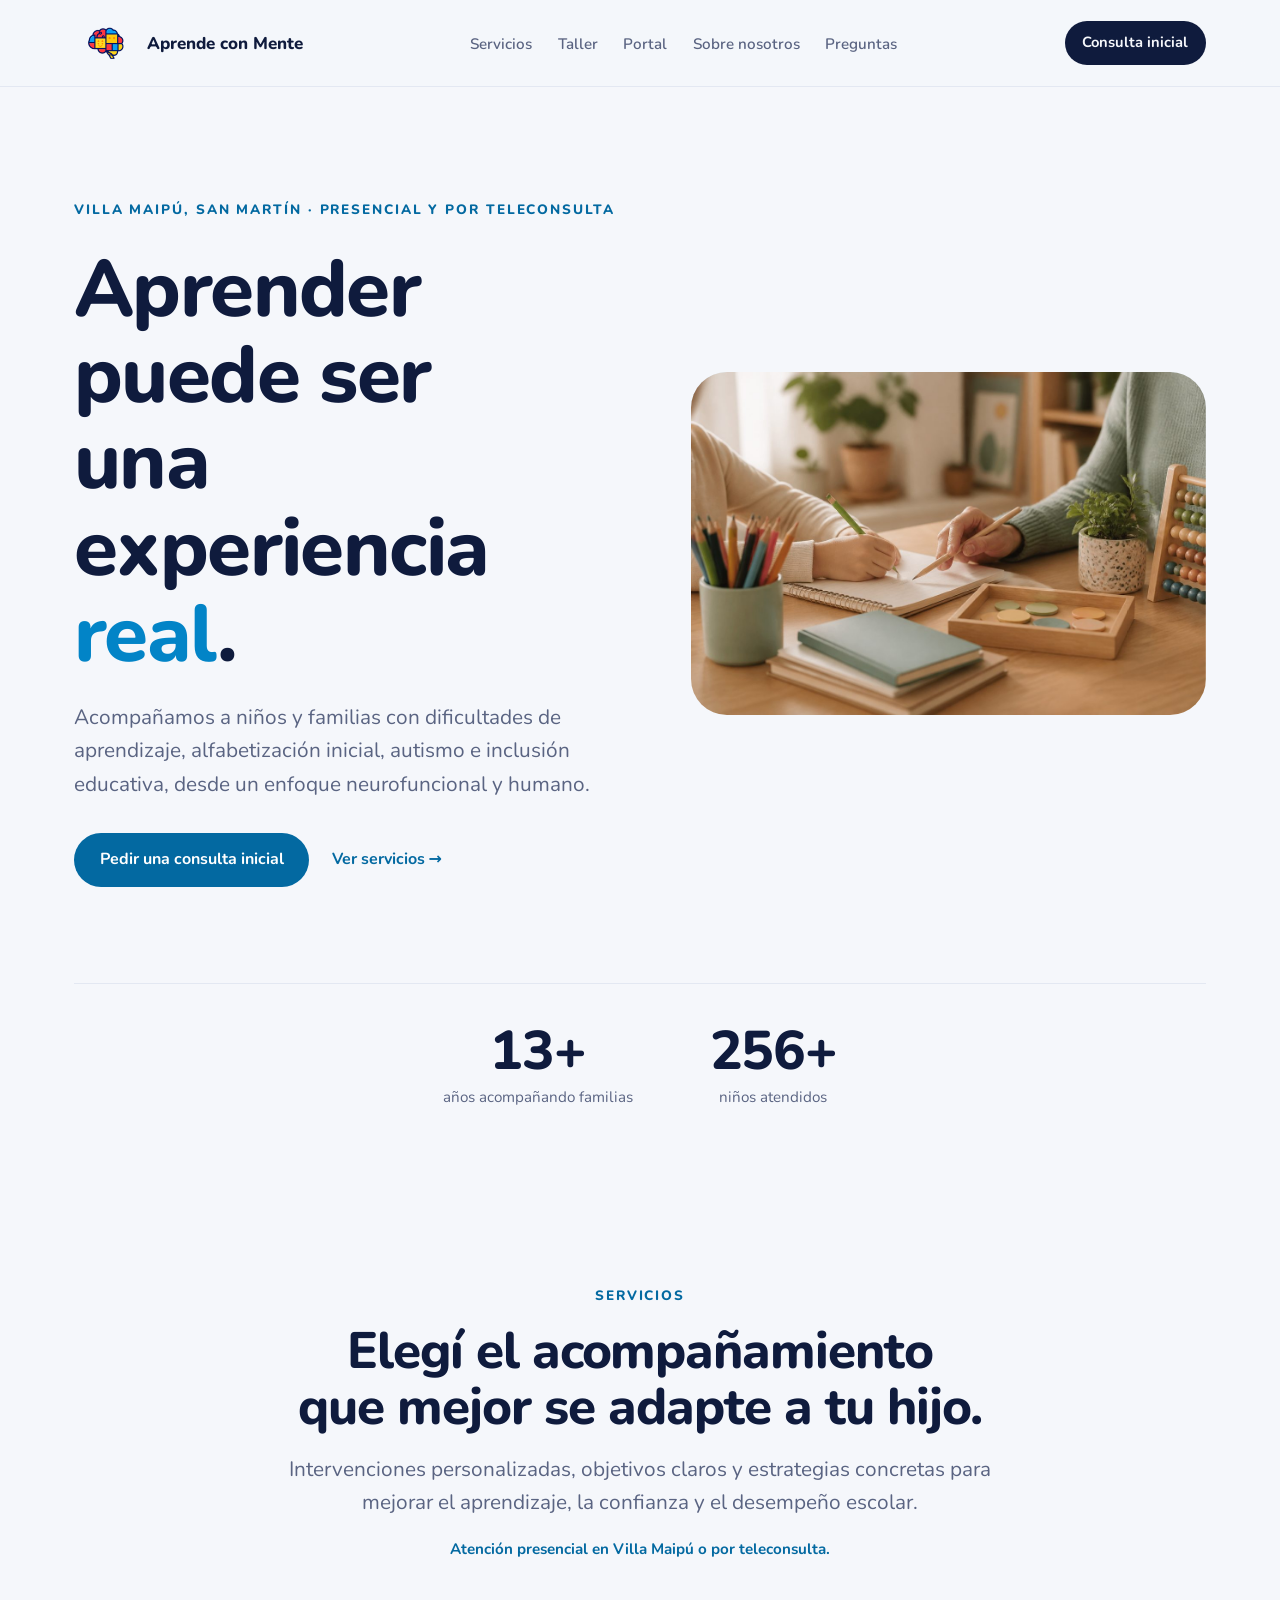
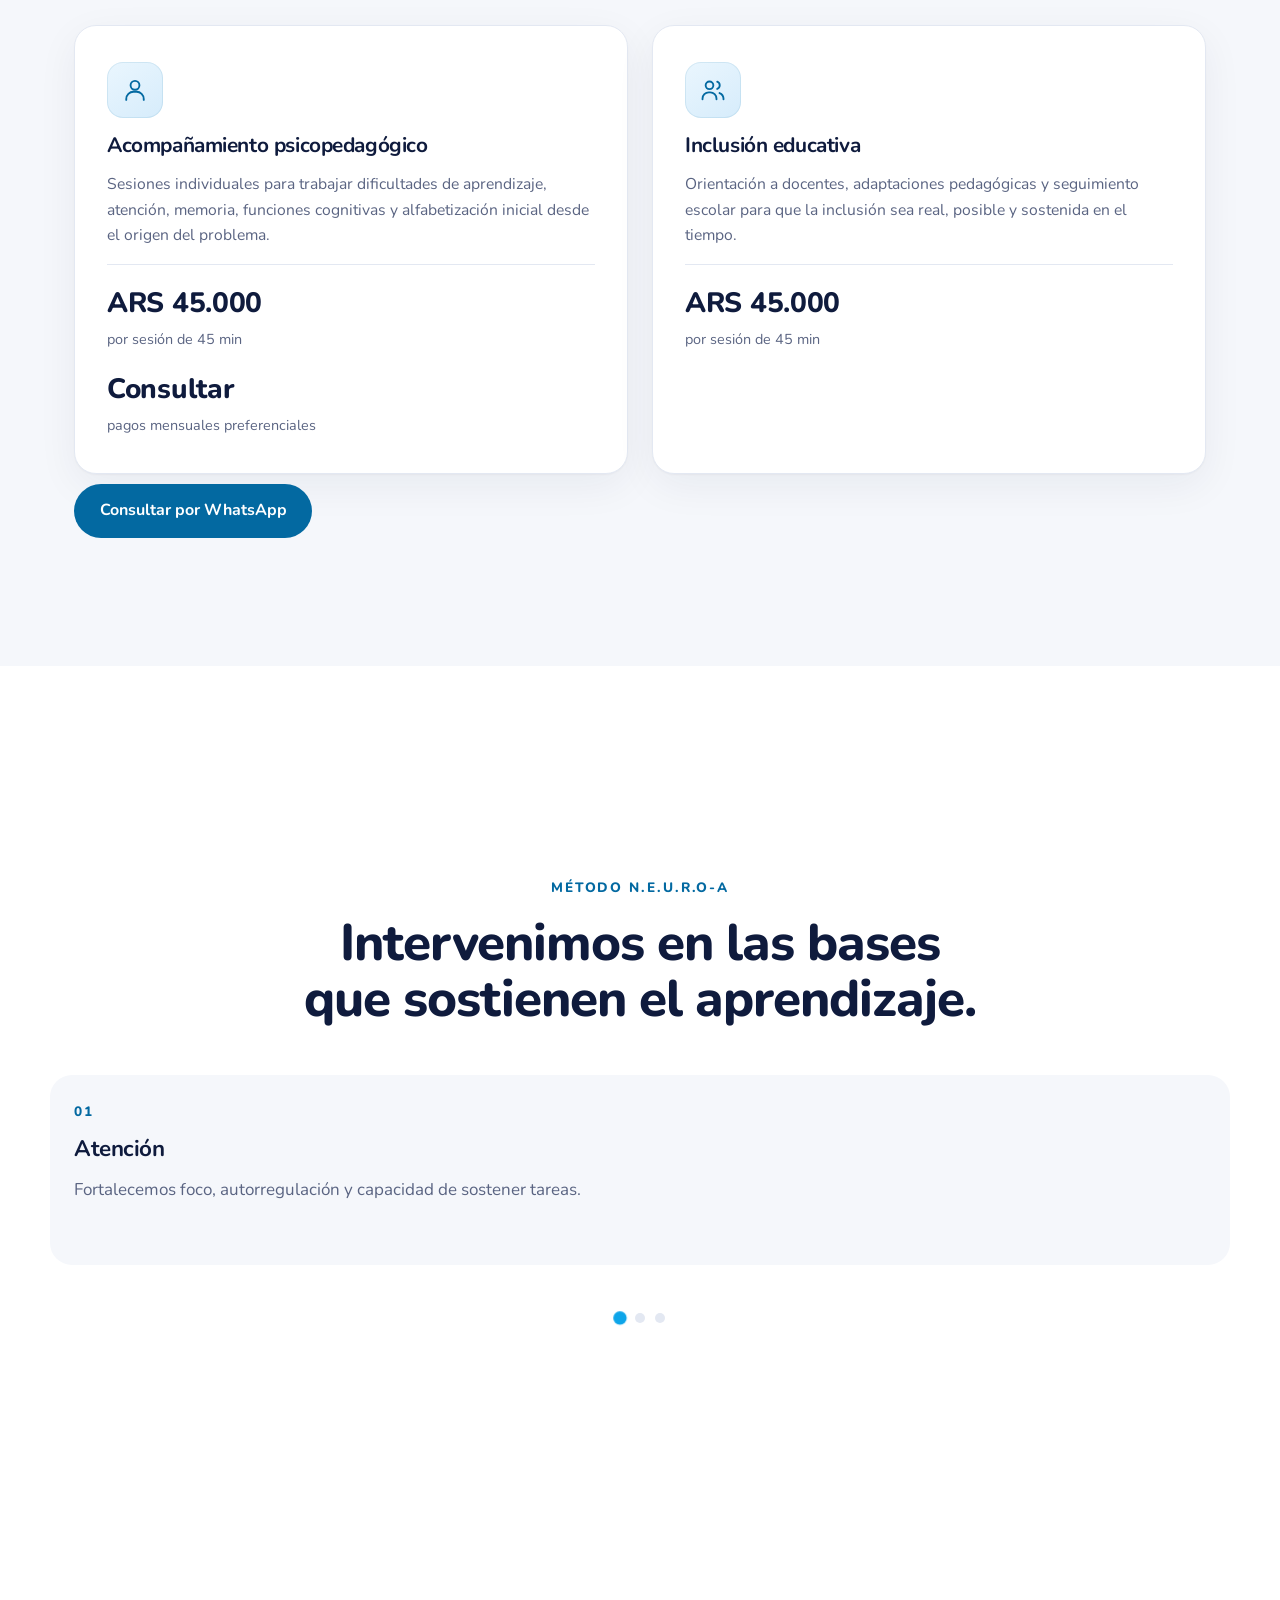
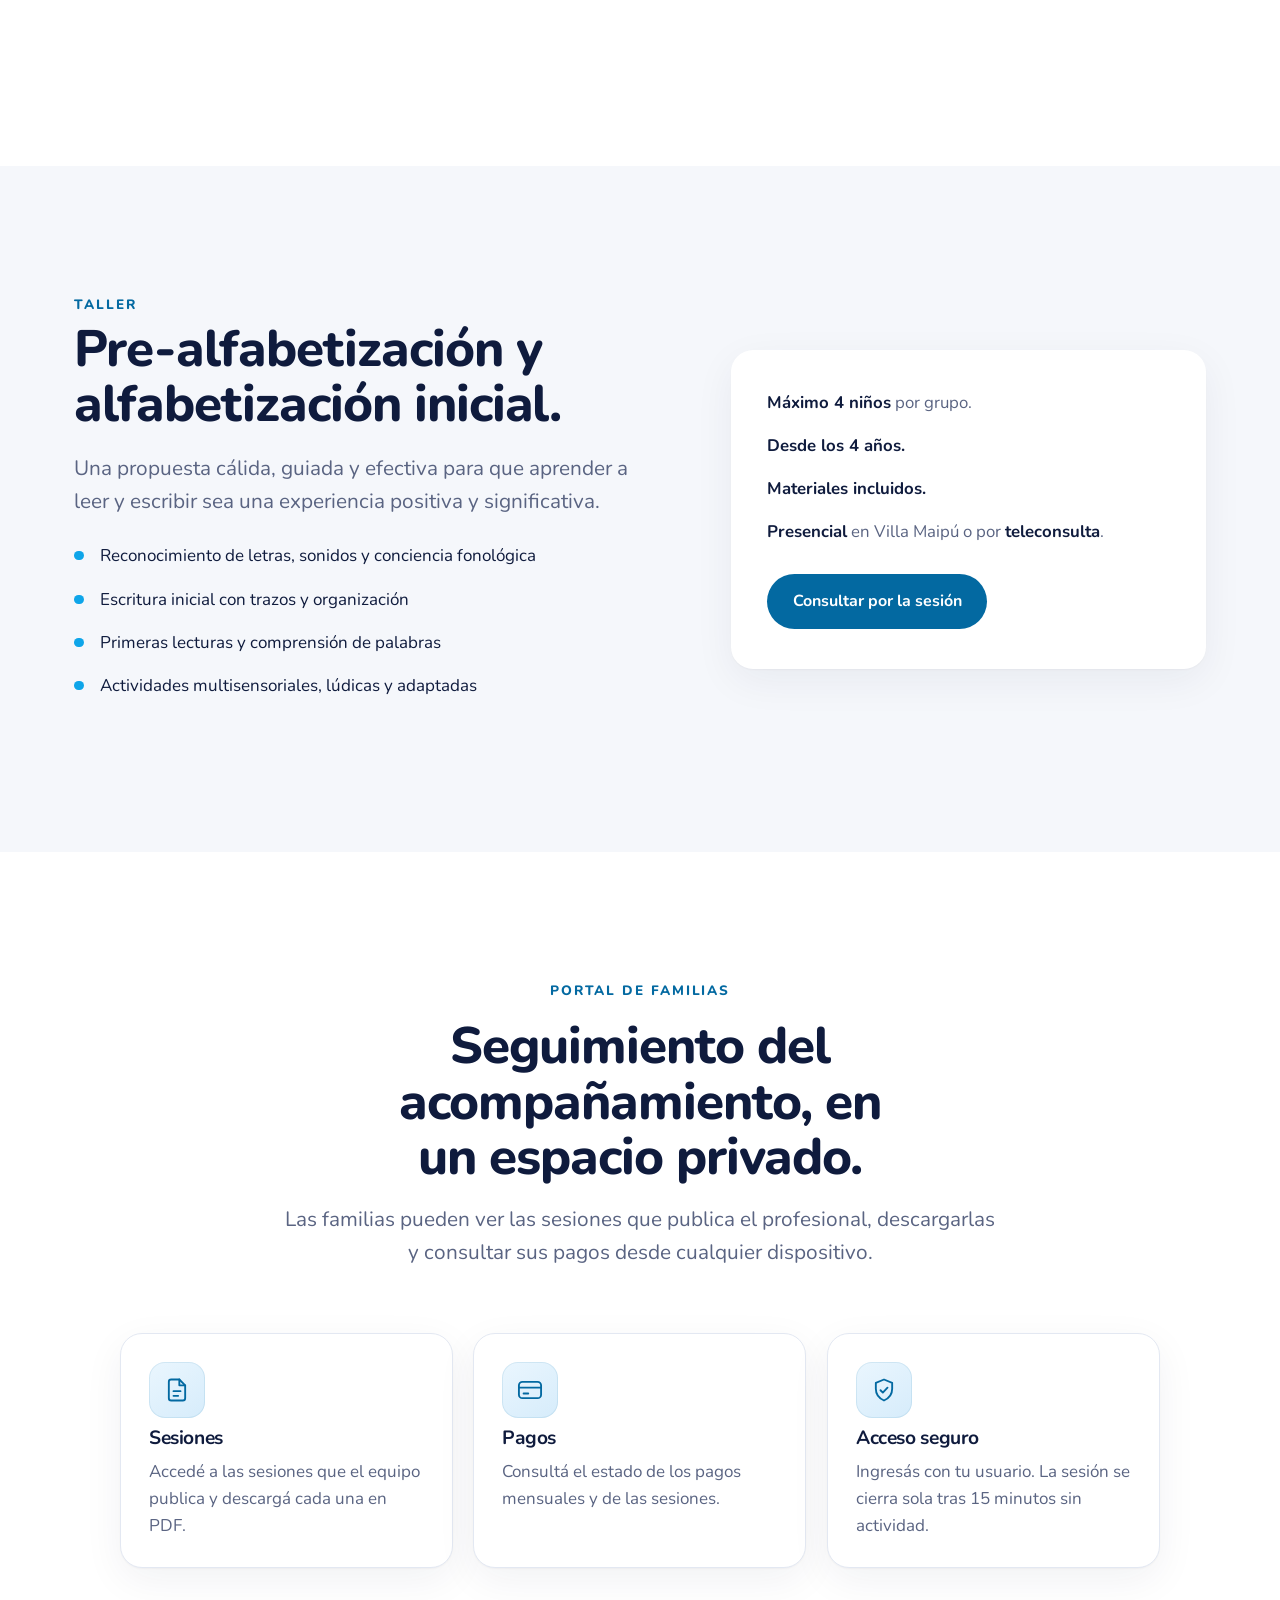
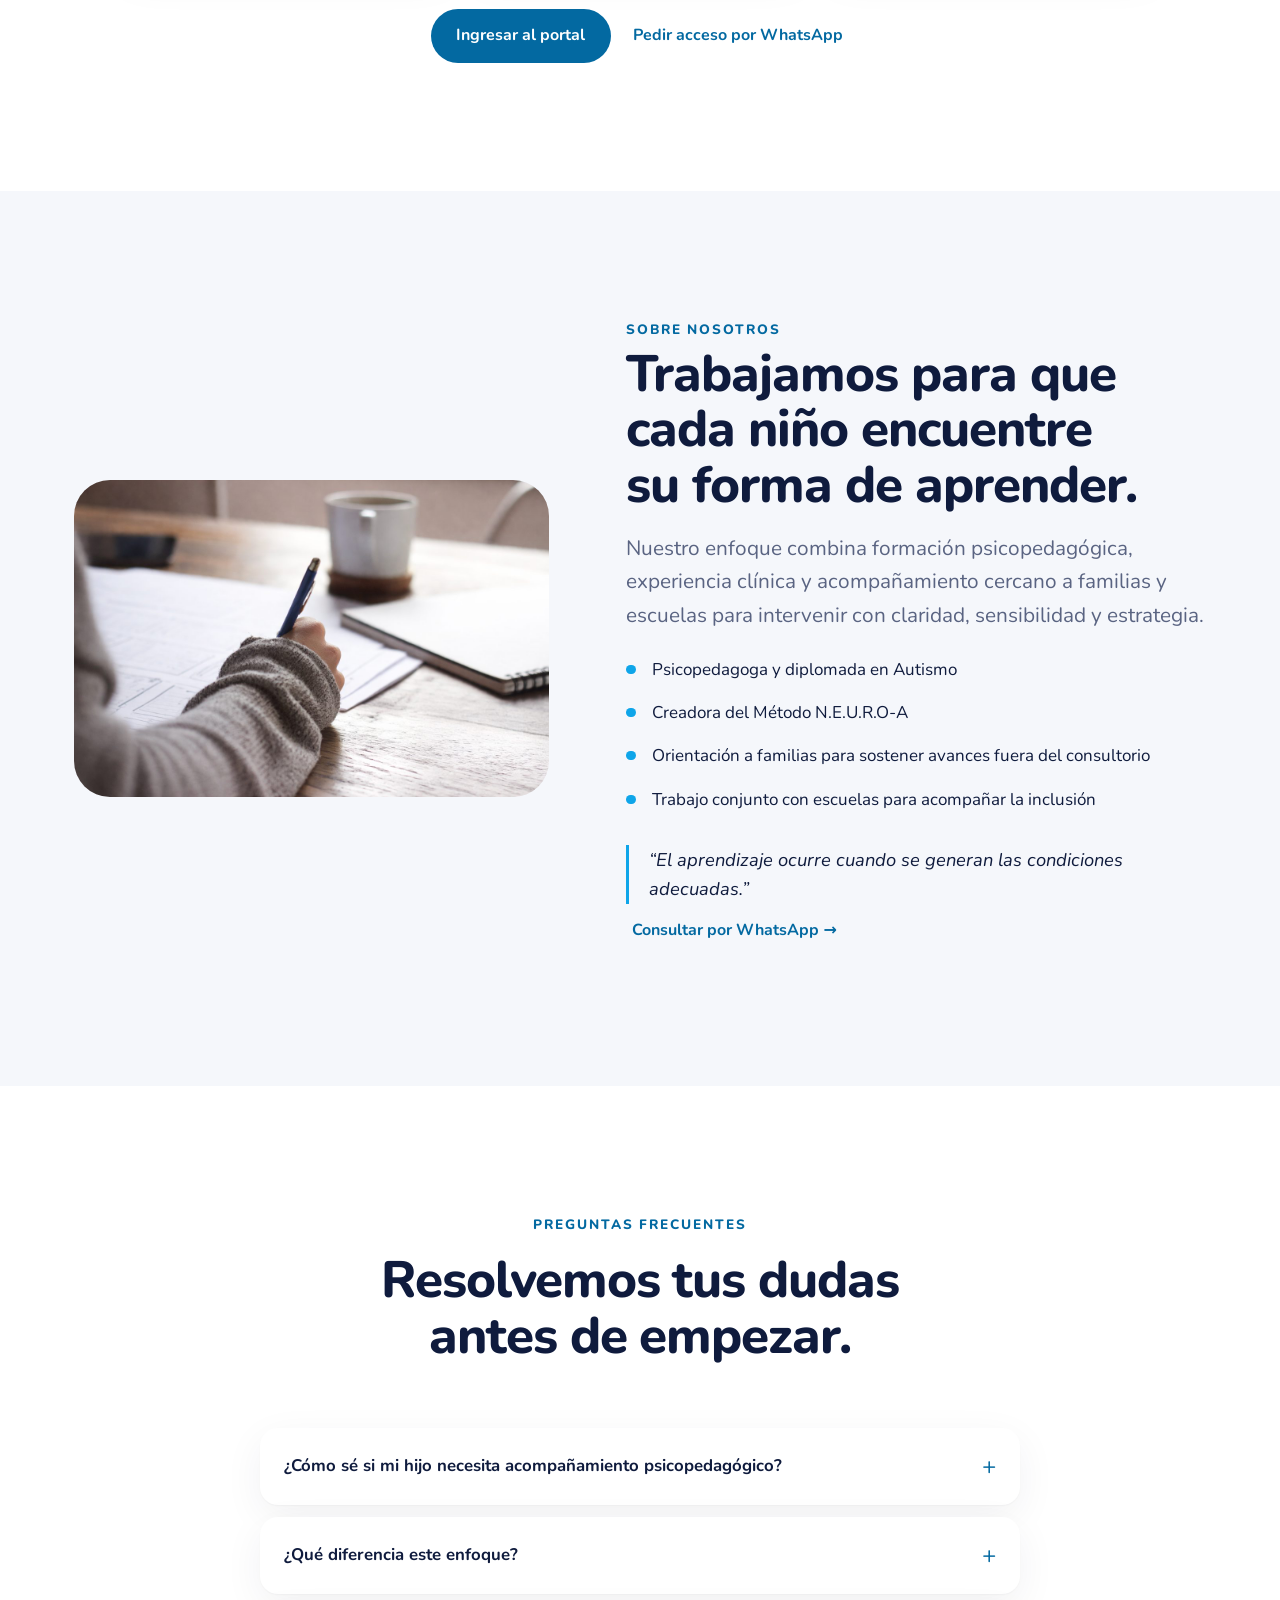
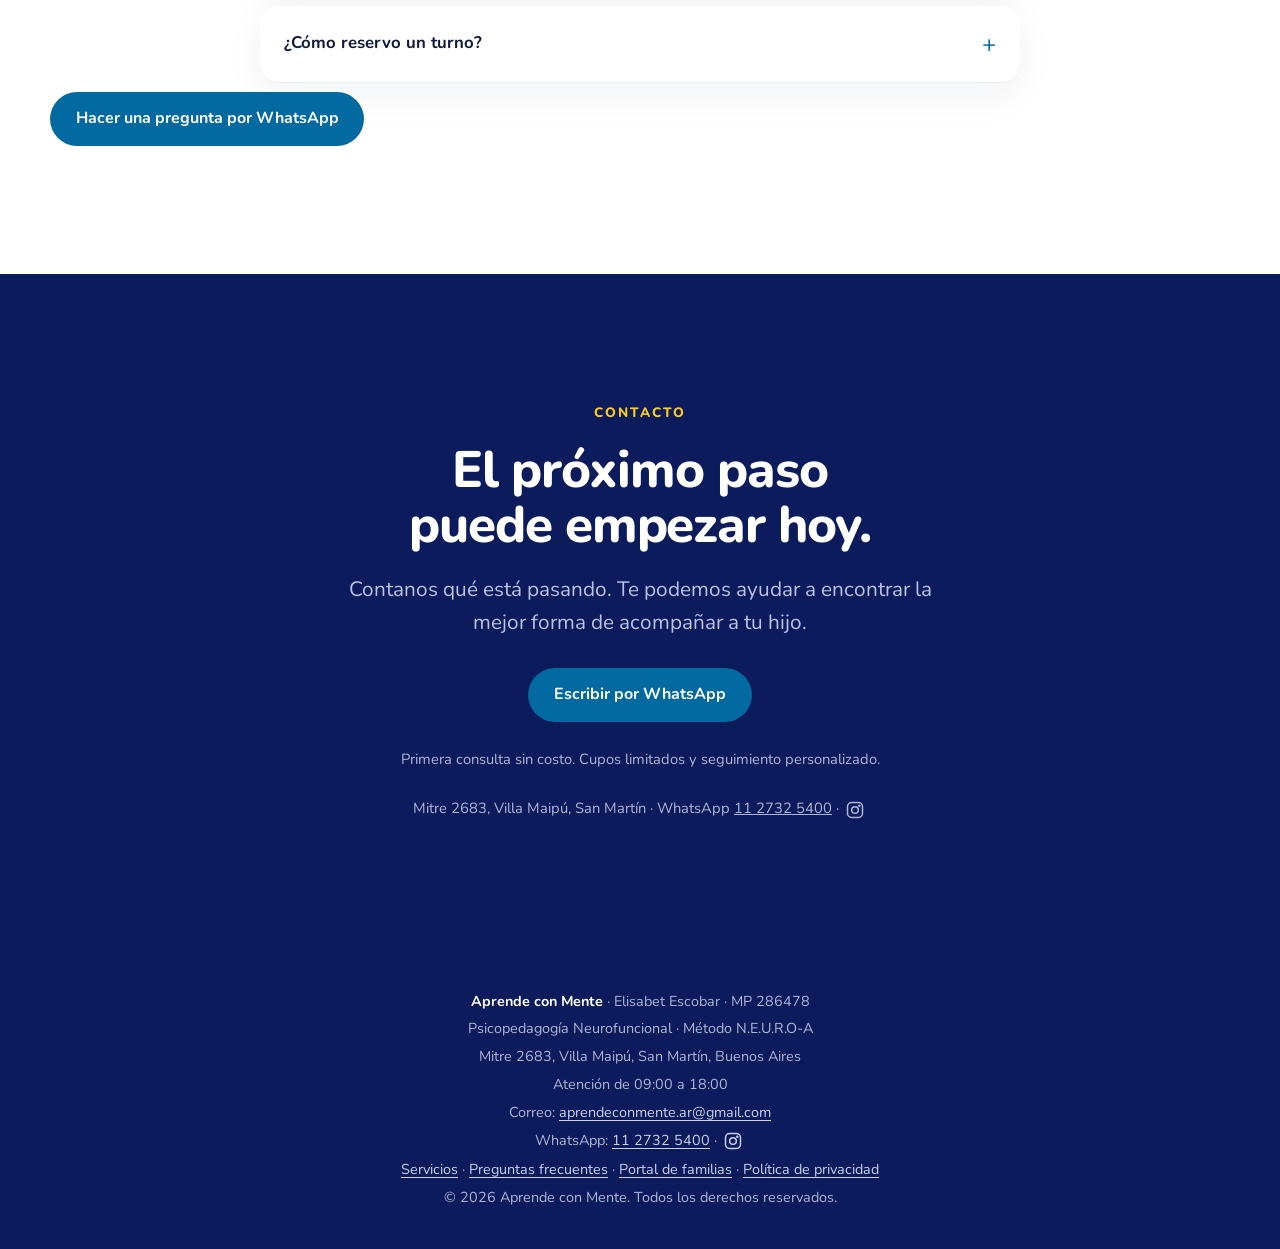
<file: index.html>
<!doctype html>
<html lang="es">
<head>
  <meta charset="utf-8">
  <meta name="viewport" content="width=device-width, initial-scale=1">
  <title>Aprende con Mente | Psicopedagogía Neurofuncional en San Martín</title>
  <meta name="description" content="Acompañamiento psicopedagógico para niños y familias: aprendizaje, alfabetización inicial, autismo e inclusión educativa. Villa Maipú, San Martín.">
  <meta name="theme-color" content="#F5F7FB">
  <meta property="og:type" content="website">
  <meta property="og:title" content="Aprende con Mente | Psicopedagogía Neurofuncional">
  <meta property="og:description" content="Acompañamos a niños y familias con dificultades de aprendizaje, alfabetización inicial, autismo e inclusión educativa. Villa Maipú, San Martín.">
  <meta property="og:locale" content="es_AR">
  <meta property="og:url" content="https://aprendeconmente.github.io/web/">
  <meta property="og:image" content="https://aprendeconmente.github.io/web/images/og-share.jpg">
  <meta property="og:image:width" content="1200">
  <meta property="og:image:height" content="630">
  <meta name="twitter:card" content="summary_large_image">
  <link rel="canonical" href="https://aprendeconmente.github.io/web/">
  <script type="application/ld+json">
  {
    "@context": "https://schema.org",
    "@type": "ProfessionalService",
    "name": "Aprende con Mente",
    "description": "Psicopedagogía neurofuncional: acompañamiento en aprendizaje, alfabetización inicial, autismo e inclusión educativa.",
    "telephone": "+54 11 2732 5400",
    "address": { "@type": "PostalAddress", "streetAddress": "Mitre 2683", "addressLocality": "Villa Maipú", "addressRegion": "San Martín", "addressCountry": "AR" },
    "areaServed": "San Martín, Buenos Aires",
    "availableLanguage": "es"
  }
  </script>
  <link rel="preconnect" href="https://fonts.googleapis.com">
  <link rel="preconnect" href="https://fonts.gstatic.com" crossorigin>
  <link rel="stylesheet" href="https://fonts.googleapis.com/css2?family=Nunito:wght@400;600;700;800&display=swap">
  <script>document.documentElement.classList.add("js");</script>
  <link rel="stylesheet" href="assets/styles.css">
</head>
<body>

  <a class="skip-link" href="#contenido">Ir al contenido</a>

  <header class="site-header" id="cabecera">
    <nav class="nav" aria-label="Principal">
      <a class="brand" href="#inicio">
        <img src="images/logo.png" alt="Aprende con Mente" width="32" height="32">
        <span>Aprende con Mente</span>
      </a>
      <button class="menu-toggle" type="button" aria-expanded="false" aria-controls="menu-principal"><span class="sr-only">Abrir menú</span><span class="bars" aria-hidden="true"></span></button>
      <ul class="nav-links" id="menu-principal">
        <li><a href="#servicios">Servicios</a></li>
        <li><a href="#taller">Taller</a></li>
        <li><a href="#portal">Portal</a></li>
        <li><a href="#sobre-nosotros">Sobre nosotros</a></li>
        <li><a href="#preguntas">Preguntas</a></li>
      </ul>
      <a class="btn btn-small" href="https://wa.me/5491127325400?text=Hola%20Elisabet%2C%20quiero%20reservar%20una%20consulta%20inicial">Consulta inicial</a>
    </nav>
  </header>

  <main id="contenido">

    <!-- 1. Inicio -->
    <section id="inicio" class="chapter chapter-hero">
      <div class="hero-inner reveal">
        <p class="eyebrow">Villa Maipú, San Martín · Presencial y por teleconsulta</p>
        <h1><span class="w">Aprender</span> <span class="w">puede</span> <span class="w">ser</span><br><span class="w">una</span> <span class="w">experiencia</span> <span class="w accent">real</span>.</h1>
        <p class="lead">Acompañamos a niños y familias con dificultades de aprendizaje, alfabetización inicial, autismo e inclusión educativa, desde un enfoque neurofuncional y humano.</p>
        <div class="actions">
          <a class="btn btn-primary" href="https://wa.me/5491127325400?text=Hola%20Elisabet%2C%20quiero%20reservar%20una%20consulta%20inicial">Pedir una consulta inicial</a>
          <a class="btn btn-link" href="#servicios">Ver servicios →</a>
        </div>
      </div>
      <figure class="hero-figure reveal" data-parallax="0.08">
        <img src="images/hero-aprendizaje-profesional.jpg" alt="Elisabet Escobar, psicopedagoga neurofuncional" width="640" height="640">
      </figure>
      <ul class="stats reveal" aria-label="Experiencia">
        <li><strong data-count="15" data-suffix="+">15+</strong><span>años acompañando familias</span></li>
        <li><strong data-count="300" data-suffix="+">300+</strong><span>niños atendidos</span></li>
      </ul>
    </section>

    <!-- 2. Servicios -->
    <section id="servicios" class="chapter">
      <header class="chapter-head reveal">
        <p class="eyebrow">Servicios</p>
        <h2>Elegí el acompañamiento que mejor se adapte a tu hijo.</h2>
        <p class="lead">Intervenciones personalizadas, objetivos claros y estrategias concretas para mejorar el aprendizaje, la confianza y el desempeño escolar.</p>
        <p class="modalidad">Atención presencial en Villa Maipú o por teleconsulta.</p>
      </header>
      <div id="lista-servicios" class="services" aria-live="polite">
        <!-- Se completa desde assets/pricing.json -->
      </div>
      <div class="actions reveal">
        <a class="btn btn-primary" href="https://wa.me/5491127325400?text=Hola%20Elisabet%2C%20quiero%20consultar%20por%20un%20servicio">Consultar por WhatsApp</a>
      </div>
    </section>

    <!-- 3. Método: tres capítulos -->
    <section id="metodo" class="metodo">
      <div class="metodo-track">
      <div class="metodo-sticky">
      <header class="chapter-head reveal">
        <p class="eyebrow">Método N.E.U.R.O-A</p>
        <h2>Intervenimos en las bases que sostienen el aprendizaje.</h2>
      </header>
      <div class="pillars">
        <article class="pillar">
          <span class="pillar-num">01</span>
          <h3>Atención</h3>
          <p>Fortalecemos foco, autorregulación y capacidad de sostener tareas.</p>
        </article>
        <article class="pillar">
          <span class="pillar-num">02</span>
          <h3>Memoria</h3>
          <p>Trabajamos retención, evocación y estrategias para aprender mejor.</p>
        </article>
        <article class="pillar">
          <span class="pillar-num">03</span>
          <h3>Funciones del aprendizaje</h3>
          <p>Intervenimos en las bases cognitivas que sostienen avances duraderos.</p>
        </article>
      </div>
        <div class="metodo-dots" aria-hidden="true"><span></span><span></span><span></span></div>
      </div>
      </div>
    </section>

    <!-- 4. Taller -->
    <section id="taller" class="chapter">
      <div class="split">
        <div class="reveal">
          <p class="eyebrow">Taller</p>
          <h2>Pre-alfabetización y alfabetización inicial.</h2>
          <p class="lead">Una propuesta cálida, guiada y efectiva para que aprender a leer y escribir sea una experiencia positiva y significativa.</p>
          <ul class="checklist">
            <li>Reconocimiento de letras, sonidos y conciencia fonológica</li>
            <li>Escritura inicial con trazos y organización</li>
            <li>Primeras lecturas y comprensión de palabras</li>
            <li>Actividades multisensoriales, lúdicas y adaptadas</li>
          </ul>
        </div>
        <aside class="facts reveal" aria-label="Datos del taller">
          <p><strong>Máximo 4 niños</strong> por grupo.</p>
          <p><strong>Desde los 4 años.</strong></p>
          <p><strong>Materiales incluidos.</strong></p>
          <p><strong>Presencial</strong> en Villa Maipú o por <strong>teleconsulta</strong>.</p>
          <a class="btn btn-primary" href="https://wa.me/5491127325400?text=Hola%20Elisabet%2C%20quiero%20informaci%C3%B3n%20sobre%20el%20taller%20de%20alfabetizaci%C3%B3n">Consultar por la sesión</a>
        </aside>
      </div>
    </section>

    <!-- 4b. Portal de familias -->
    <section id="portal" class="chapter chapter-tinted">
      <header class="chapter-head reveal">
        <p class="eyebrow">Portal de familias</p>
        <h2>Seguimiento del acompañamiento, en un espacio privado.</h2>
        <p class="lead">Las familias pueden ver las sesiones que publica el profesional, descargarlas y consultar sus pagos desde cualquier dispositivo.</p>
      </header>
      <div class="portal-grid">
        <article class="portal-card reveal">
          <span class="icon-tile" aria-hidden="true"><svg viewBox="0 0 24 24" fill="none" stroke="currentColor" stroke-width="1.6" stroke-linecap="round" stroke-linejoin="round"><path d="M14 3H7a2 2 0 0 0-2 2v14a2 2 0 0 0 2 2h10a2 2 0 0 0 2-2V8z"/><path d="M14 3v5h5"/><path d="M9 13h6M9 17h4"/></svg></span>
          <h3>Sesiones</h3>
          <p>Accedé a las sesiones que el equipo publica y descargá cada una en PDF.</p>
        </article>
        <article class="portal-card reveal">
          <span class="icon-tile" aria-hidden="true"><svg viewBox="0 0 24 24" fill="none" stroke="currentColor" stroke-width="1.6" stroke-linecap="round" stroke-linejoin="round"><rect x="2.5" y="5" width="19" height="14" rx="3"/><path d="M2.5 10h19"/><path d="M6.5 15h4"/></svg></span>
          <h3>Pagos</h3>
          <p>Consultá el estado de los pagos mensuales y de las sesiones.</p>
        </article>
        <article class="portal-card reveal">
          <span class="icon-tile" aria-hidden="true"><svg viewBox="0 0 24 24" fill="none" stroke="currentColor" stroke-width="1.6" stroke-linecap="round" stroke-linejoin="round"><path d="M12 3l7 2.8V11c0 4.6-3 8.3-7 10-4-1.7-7-5.4-7-10V5.8z"/><path d="M9 12.2l2 2 4-4.2"/></svg></span>
          <h3>Acceso seguro</h3>
          <p>Ingresás con tu usuario. La sesión se cierra sola tras 15 minutos sin actividad.</p>
        </article>
      </div>
      <div class="portal-actions reveal">
        <a class="btn btn-primary" href="https://portalsgt.com.ar" target="_blank" rel="noopener">Ingresar al portal</a>
        <a class="btn btn-link" href="https://wa.me/5491127325400?text=Hola%20Elisabet%2C%20quiero%20pedir%20acceso%20al%20portal">Pedir acceso por WhatsApp</a>
      </div>
    </section>

    <!-- 5. Sobre mí -->
    <section id="sobre-nosotros" class="chapter">
      <div class="split split-reverse">
        <figure class="reveal">
          <img src="images/manoconlapiz.jpg" alt="Manos de niño escribiendo con lápiz" width="640" height="640" loading="lazy">
        </figure>
        <div class="reveal">
          <p class="eyebrow">Sobre nosotros</p>
          <h2>Trabajamos para que cada niño encuentre su forma de aprender.</h2>
          <p class="lead">Nuestro enfoque combina formación psicopedagógica, experiencia clínica y acompañamiento cercano a familias y escuelas para intervenir con claridad, sensibilidad y estrategia.</p>
          <ul class="checklist">
            <li>Psicopedagoga y diplomada en Autismo</li>
            <li>Creadora del Método N.E.U.R.O-A</li>
            <li>Orientación a familias para sostener avances fuera del consultorio</li>
            <li>Trabajo conjunto con escuelas para acompañar la inclusión</li>
          </ul>
          <blockquote>“El aprendizaje ocurre cuando se generan las condiciones adecuadas.”</blockquote>
          <p><a class="btn btn-link" href="https://wa.me/5491127325400?text=Hola%20Elisabet%2C%20quiero%20saber%20más%20sobre%20el%20acompañamiento">Consultar por WhatsApp →</a></p>
        </div>
      </div>
    </section>

    <!-- 6. Preguntas -->
    <section id="preguntas" class="chapter chapter-tinted">
      <header class="chapter-head reveal">
        <p class="eyebrow">Preguntas frecuentes</p>
        <h2>Resolvemos tus dudas antes de empezar.</h2>
      </header>
      <div class="faq reveal">
        <details>
          <summary>¿Cómo sé si mi hijo necesita acompañamiento psicopedagógico?</summary>
          <p>Si notás frustración, bajo rendimiento, rechazo escolar, dificultades para leer, escribir, concentrarse o sostener consignas, una consulta puede orientarte.</p>
        </details>
        <details>
          <summary>¿Qué diferencia este enfoque?</summary>
          <p>Se interviene sobre las funciones que sostienen el aprendizaje, para lograr avances reales y no solo respuestas momentáneas.</p>
        </details>
        <details>
          <summary>¿Cómo reservo un turno?</summary>
          <p>Escribinos por WhatsApp y te contamos los próximos pasos según disponibilidad.</p>
        </details>
      </div>
      <div class="actions reveal">
        <a class="btn btn-primary" href="https://wa.me/5491127325400?text=Hola%20Elisabet%2C%20tengo%20una%20pregunta">Hacer una pregunta por WhatsApp</a>
      </div>
    </section>

    <!-- 7. Contacto (sección oscura) -->
    <section id="contacto" class="chapter chapter-dark">
      <div class="contact reveal">
        <p class="eyebrow eyebrow-light">Contacto</p>
        <h2>El próximo paso puede empezar hoy.</h2>
        <p class="lead">Contanos qué está pasando. Te podemos ayudar a encontrar la mejor forma de acompañar a tu hijo.</p>
        <div class="contact-actions">
          <a class="btn btn-primary" href="https://wa.me/5491127325400?text=Hola%20Elisabet%2C%20quiero%20reservar%20una%20consulta%20inicial">Escribir por WhatsApp</a>
        </div>
        <p class="muted-light">Primera consulta sin costo. Cupos limitados y seguimiento personalizado.</p>
        <p class="muted-light">Mitre 2683, Villa Maipú, San Martín · WhatsApp <a href="https://wa.me/5491127325400">11 2732 5400</a> · <a class="ig-link" href="https://www.instagram.com/aprendeconmente.ar/" target="_blank" rel="noopener" aria-label="Instagram de Aprende con Mente"><svg viewBox="0 0 24 24" width="20" height="20" fill="none" stroke="currentColor" stroke-width="1.8" stroke-linecap="round" aria-hidden="true"><rect x="3" y="3" width="18" height="18" rx="5"/><circle cx="12" cy="12" r="4"/><circle cx="17.2" cy="6.8" r=".6" fill="currentColor"/></svg></a></p>
      </div>
    </section>

  </main>

  <footer class="site-footer">
    <p><strong>Aprende con Mente</strong> · Elisabet Escobar · MP 286478</p>
    <p>Psicopedagogía Neurofuncional · Método N.E.U.R.O-A</p>
    <p>Mitre 2683, Villa Maipú, San Martín, Buenos Aires</p>
    <p>Atención de 09:00 a 18:00</p>
    <p>Correo: <a href="mailto:aprendeconmente.ar@gmail.com">aprendeconmente.ar@gmail.com</a></p>
    <p>WhatsApp: <a href="https://wa.me/5491127325400">11 2732 5400</a> · <a class="ig-link" href="https://www.instagram.com/aprendeconmente.ar/" target="_blank" rel="noopener" aria-label="Instagram de Aprende con Mente"><svg viewBox="0 0 24 24" width="20" height="20" fill="none" stroke="currentColor" stroke-width="1.8" stroke-linecap="round" aria-hidden="true"><rect x="3" y="3" width="18" height="18" rx="5"/><circle cx="12" cy="12" r="4"/><circle cx="17.2" cy="6.8" r=".6" fill="currentColor"/></svg></a></p>
    <p><a href="#servicios">Servicios</a> · <a href="#preguntas">Preguntas frecuentes</a> · <a href="https://portalsgt.com.ar" target="_blank" rel="noopener">Portal de familias</a> · <a href="privacidad.html">Política de privacidad</a></p>
    <p>© 2026 Aprende con Mente. Todos los derechos reservados.</p>
  </footer>

  <script src="assets/main.js" defer></script>
</body>
</html>
</file>
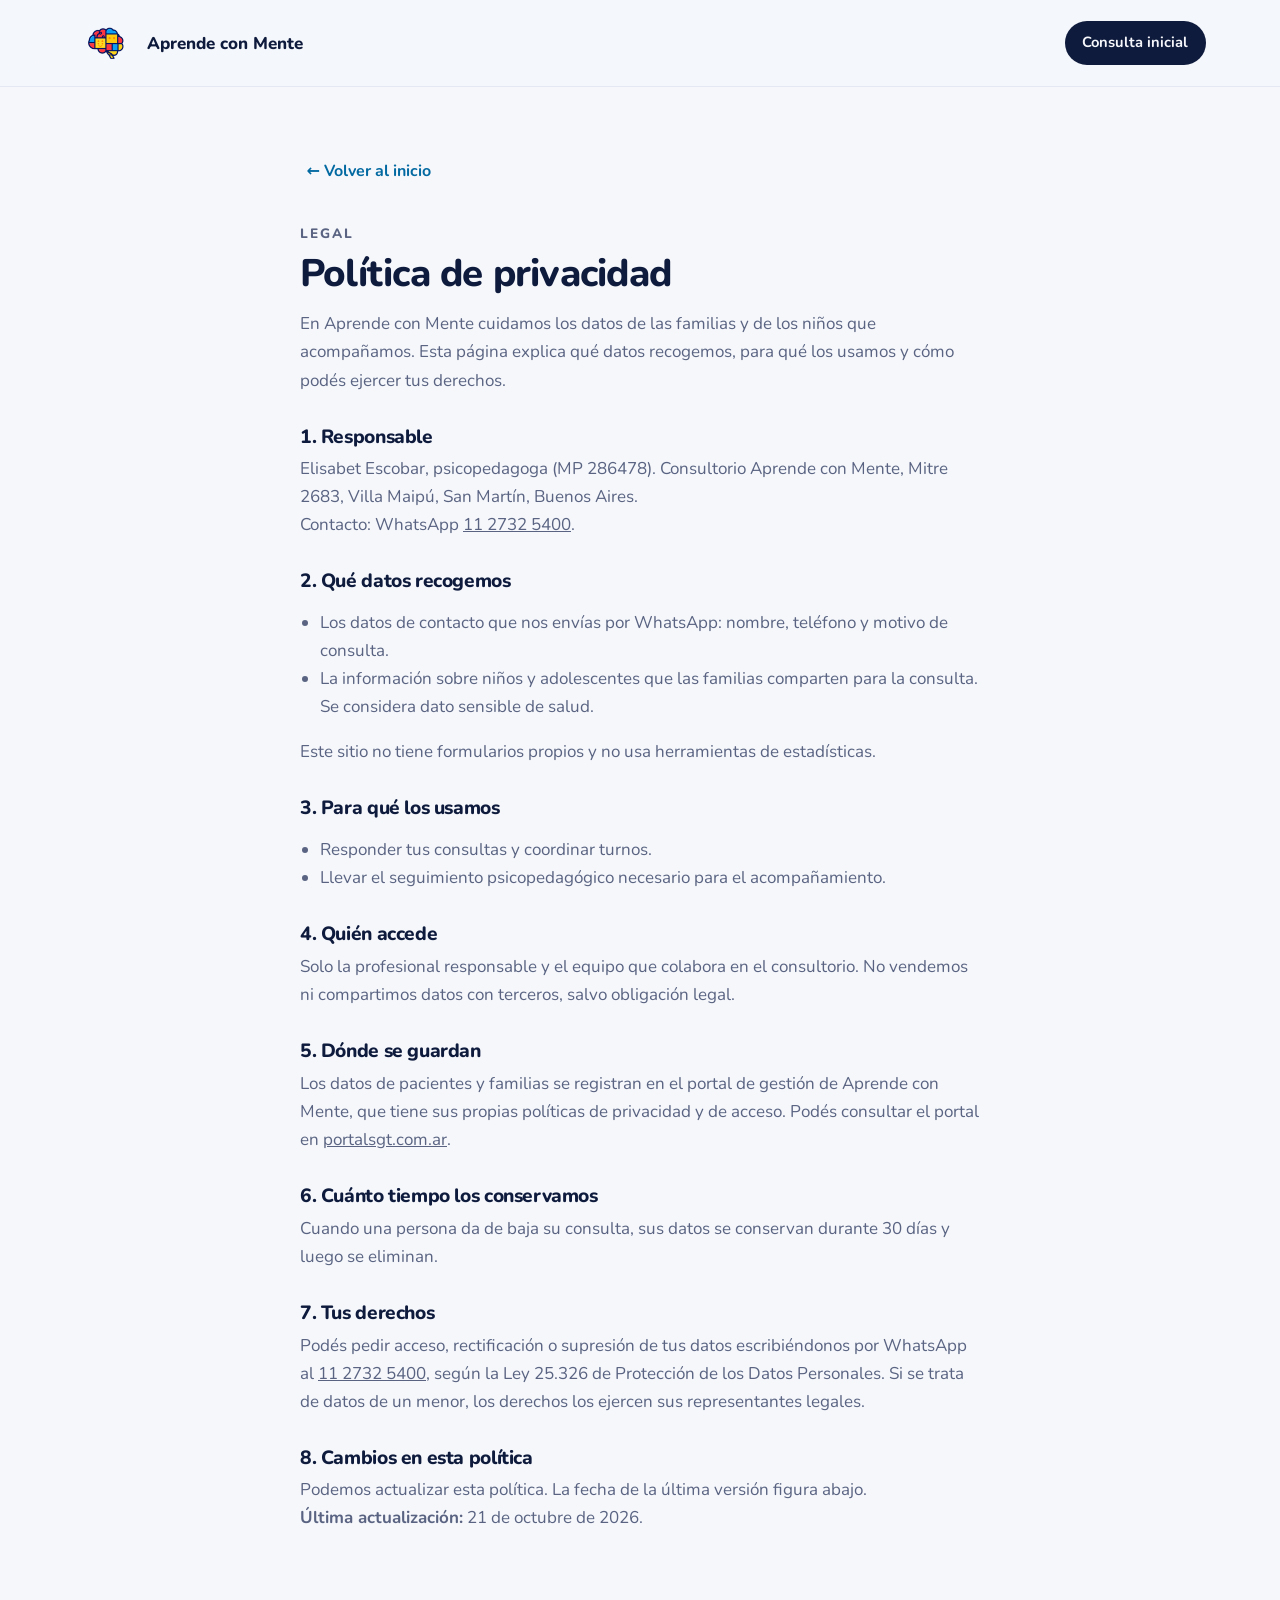
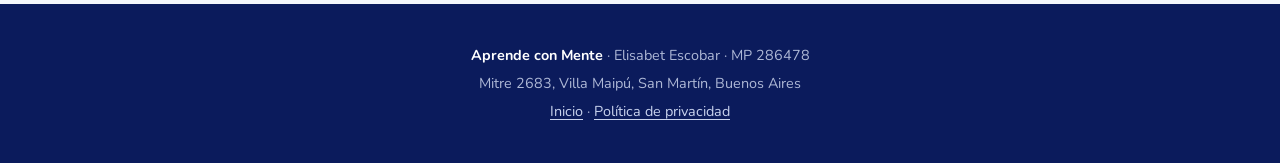
<file: privacidad.html>
<!doctype html>
<html lang="es">
<head>
  <meta charset="utf-8">
  <meta name="viewport" content="width=device-width, initial-scale=1">
  <title>Política de privacidad | Aprende con Mente</title>
  <meta name="description" content="Cómo Aprende con Mente trata los datos personales de niños, familias y personas que nos contactan.">
  <meta name="robots" content="index, follow">
  <link rel="canonical" href="https://aprendeconmente.github.io/web/privacidad.html">
  <link rel="preconnect" href="https://fonts.googleapis.com">
  <link rel="preconnect" href="https://fonts.gstatic.com" crossorigin>
  <link rel="stylesheet" href="https://fonts.googleapis.com/css2?family=Nunito:wght@400;600;700;800&display=swap">
  <link rel="stylesheet" href="assets/styles.css">
  <style>
    .legal { max-width: 720px; margin: 0 auto; padding: 56px 20px 72px; line-height: 1.65; }
    .legal h1 { font-size: clamp(1.8rem, 4vw, 2.4rem); margin: 8px 0 16px; }
    .legal h2 { font-size: 1.2rem; margin: 32px 0 8px; }
    .legal p, .legal li { color: var(--tinta-suave); }
    .legal ul { padding-left: 20px; }
    .legal .volver { display: inline-block; margin-bottom: 24px; }
  </style>
</head>
<body>

  <header class="site-header">
    <nav class="nav" aria-label="Principal">
      <a class="brand" href="index.html">
        <img src="images/logo.png" alt="" width="32" height="32">
        <span>Aprende con Mente</span>
      </a>
      <a class="btn btn-small" href="https://wa.me/5491127325400?text=Hola%20Elisabet%2C%20quiero%20reservar%20una%20consulta%20inicial">Consulta inicial</a>
    </nav>
  </header>

  <main class="legal">
    <a class="btn btn-link volver" href="index.html">← Volver al inicio</a>
    <p class="eyebrow">Legal</p>
    <h1>Política de privacidad</h1>
    <p>En Aprende con Mente cuidamos los datos de las familias y de los niños que acompañamos. Esta página explica qué datos recogemos, para qué los usamos y cómo podés ejercer tus derechos.</p>

    <h2>1. Responsable</h2>
    <p>Elisabet Escobar, psicopedagoga (MP 286478). Consultorio Aprende con Mente, Mitre 2683, Villa Maipú, San Martín, Buenos Aires.</p>
    <p>Contacto: WhatsApp <a href="https://wa.me/5491127325400">11 2732 5400</a>.</p>

    <h2>2. Qué datos recogemos</h2>
    <ul>
      <li>Los datos de contacto que nos envías por WhatsApp: nombre, teléfono y motivo de consulta.</li>
      <li>La información sobre niños y adolescentes que las familias comparten para la consulta. Se considera dato sensible de salud.</li>
    </ul>
    <p>Este sitio no tiene formularios propios y no usa herramientas de estadísticas.</p>

    <h2>3. Para qué los usamos</h2>
    <ul>
      <li>Responder tus consultas y coordinar turnos.</li>
      <li>Llevar el seguimiento psicopedagógico necesario para el acompañamiento.</li>
    </ul>

    <h2>4. Quién accede</h2>
    <p>Solo la profesional responsable y el equipo que colabora en el consultorio. No vendemos ni compartimos datos con terceros, salvo obligación legal.</p>

    <h2>5. Dónde se guardan</h2>
    <p>Los datos de pacientes y familias se registran en el portal de gestión de Aprende con Mente, que tiene sus propias políticas de privacidad y de acceso. Podés consultar el portal en <a href="https://portalsgt.com.ar" target="_blank" rel="noopener">portalsgt.com.ar</a>.</p>

    <h2>6. Cuánto tiempo los conservamos</h2>
    <p>Cuando una persona da de baja su consulta, sus datos se conservan durante 30 días y luego se eliminan.</p>

    <h2>7. Tus derechos</h2>
    <p>Podés pedir acceso, rectificación o supresión de tus datos escribiéndonos por WhatsApp al <a href="https://wa.me/5491127325400">11 2732 5400</a>, según la Ley 25.326 de Protección de los Datos Personales. Si se trata de datos de un menor, los derechos los ejercen sus representantes legales.</p>

    <h2>8. Cambios en esta política</h2>
    <p>Podemos actualizar esta política. La fecha de la última versión figura abajo.</p>
    <p><strong>Última actualización:</strong> 21 de octubre de 2026.</p>
  </main>

  <footer class="site-footer">
    <p><strong>Aprende con Mente</strong> · Elisabet Escobar · MP 286478</p>
    <p>Mitre 2683, Villa Maipú, San Martín, Buenos Aires</p>
    <p><a href="index.html">Inicio</a> · <a href="privacidad.html">Política de privacidad</a></p>
  </footer>

</body>
</html>
</file>
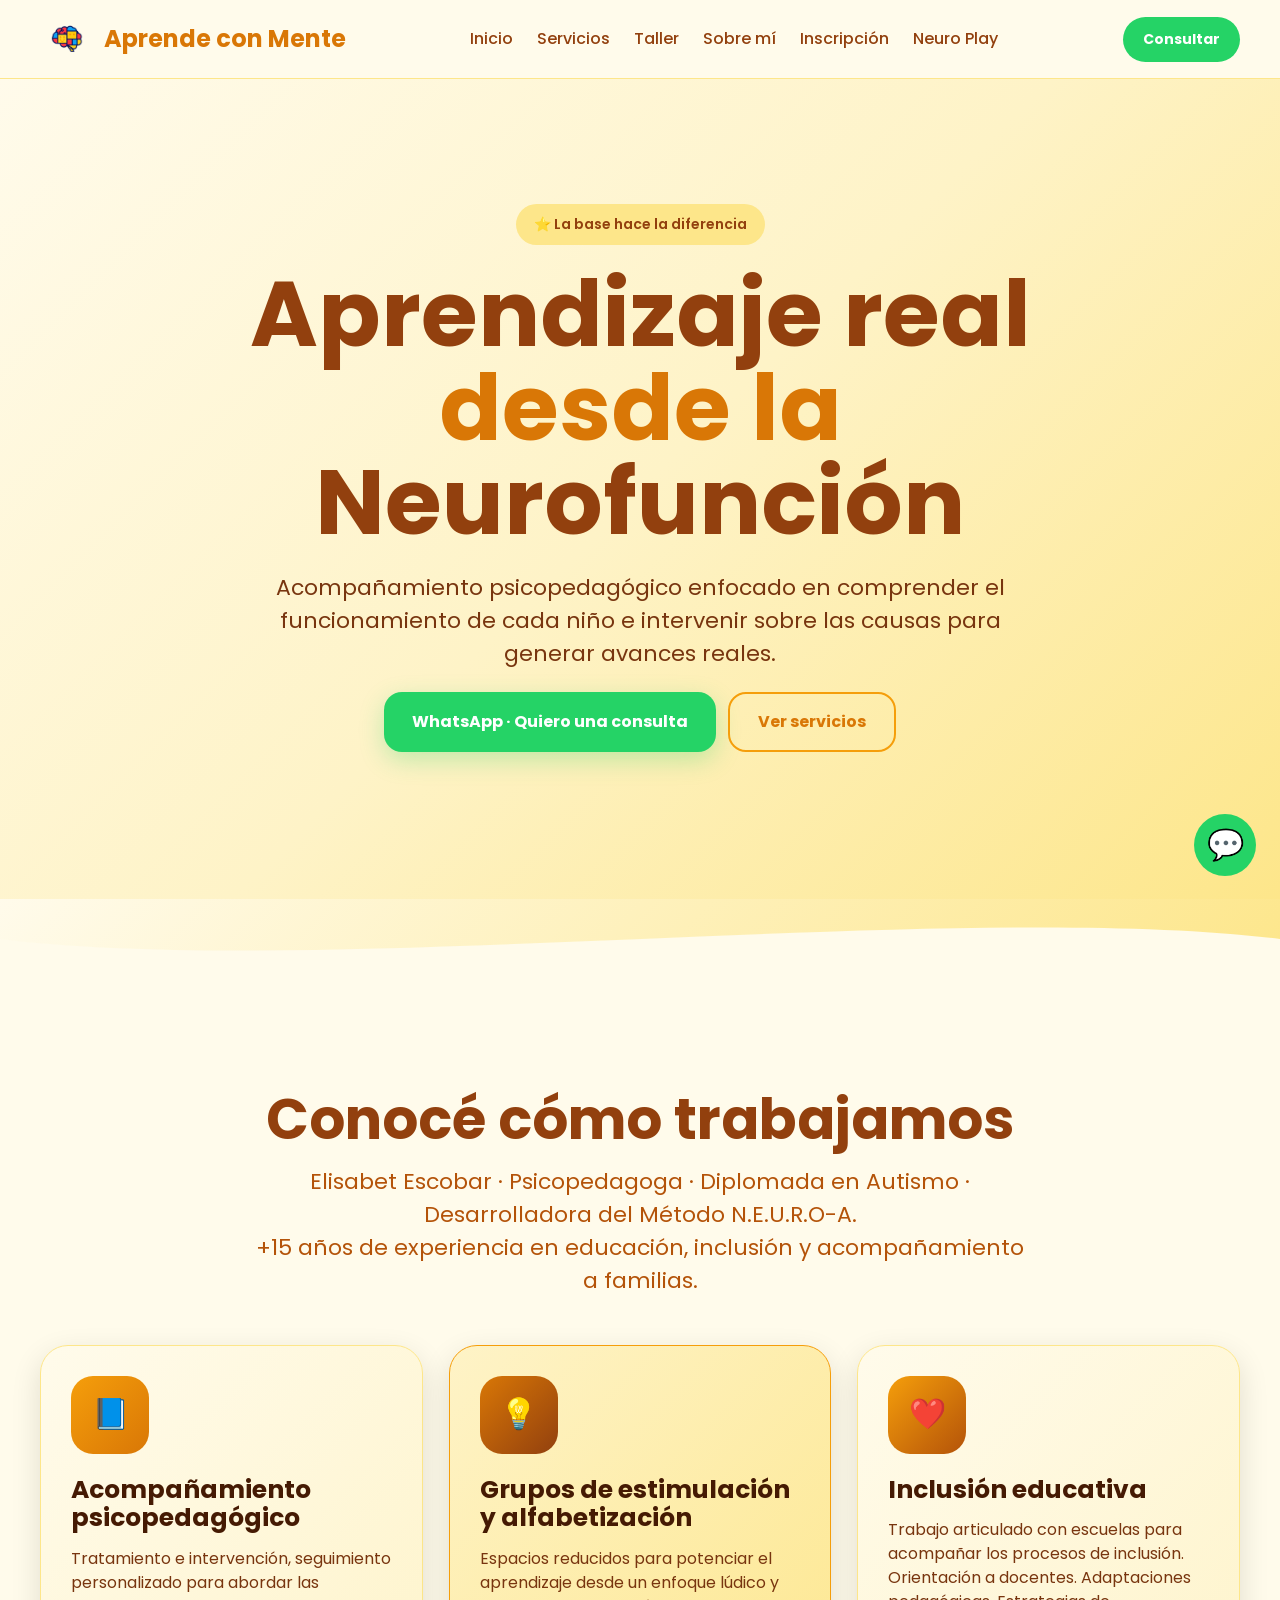
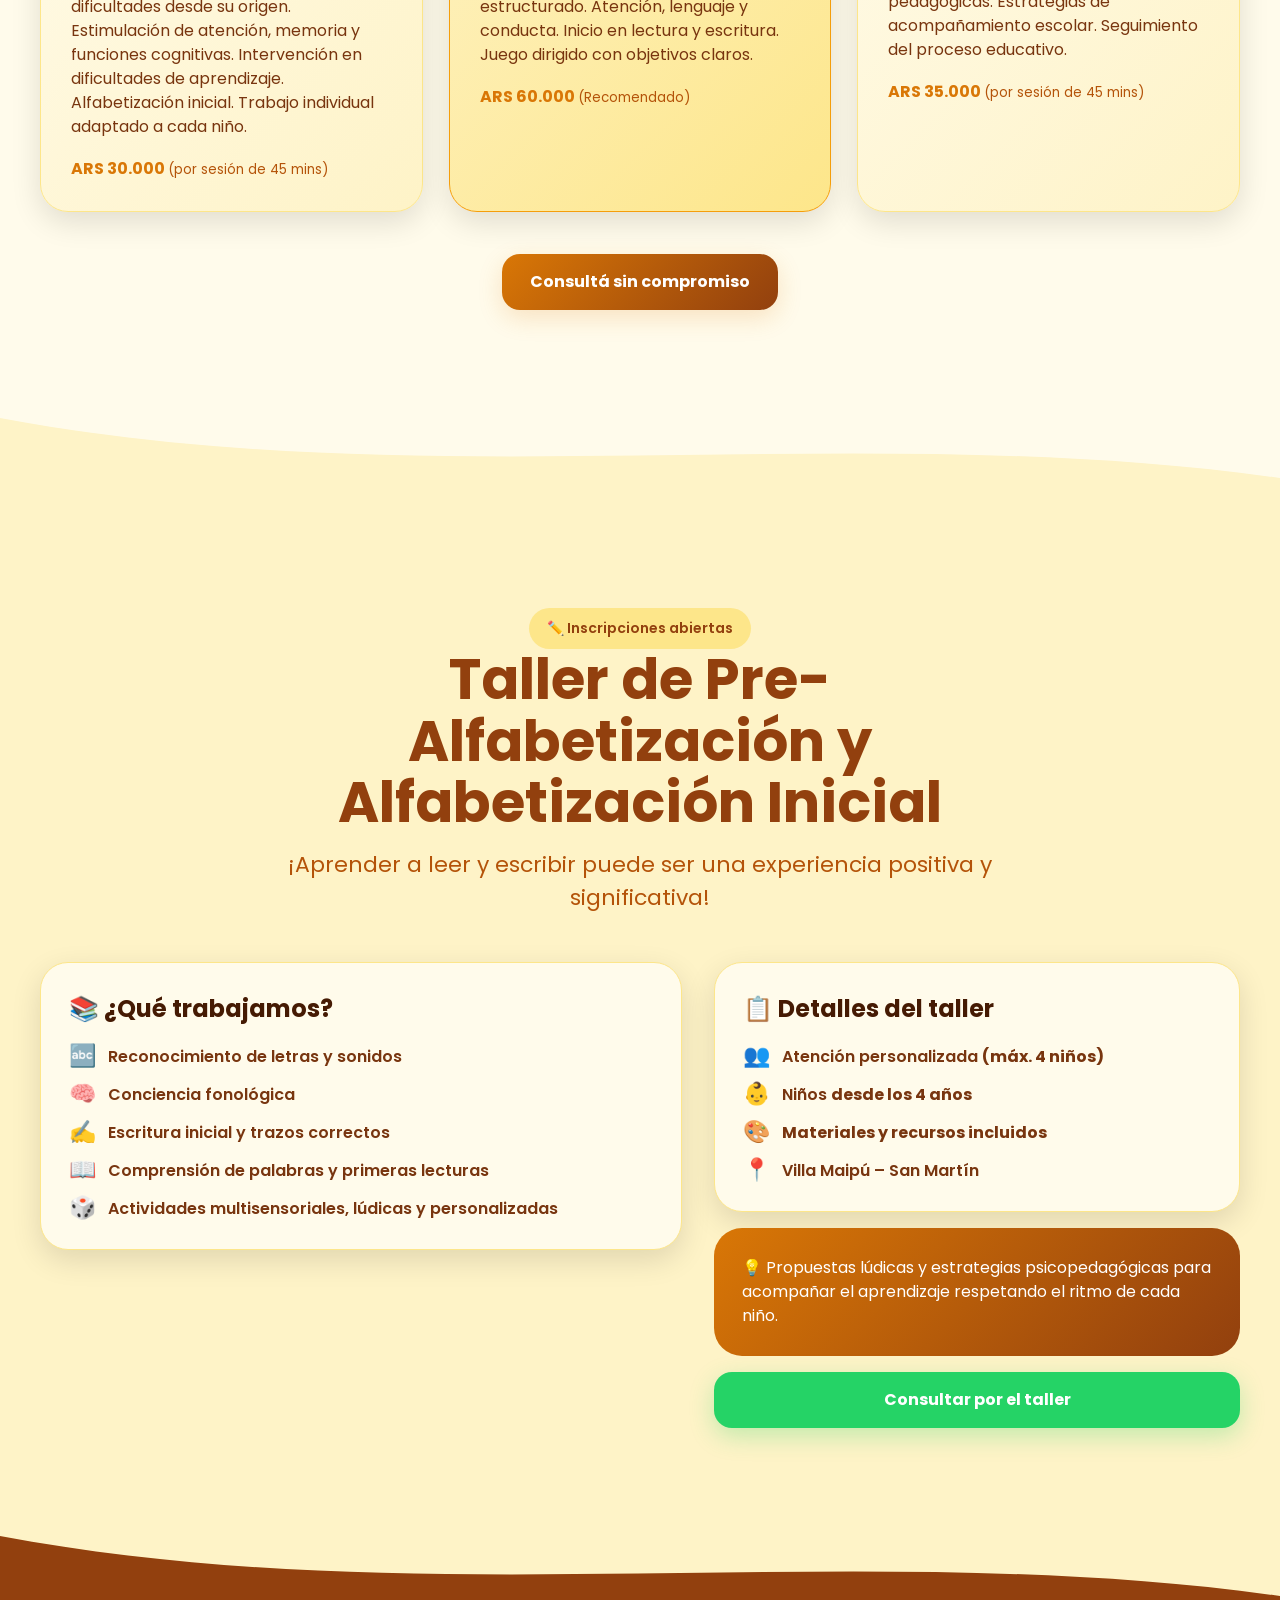
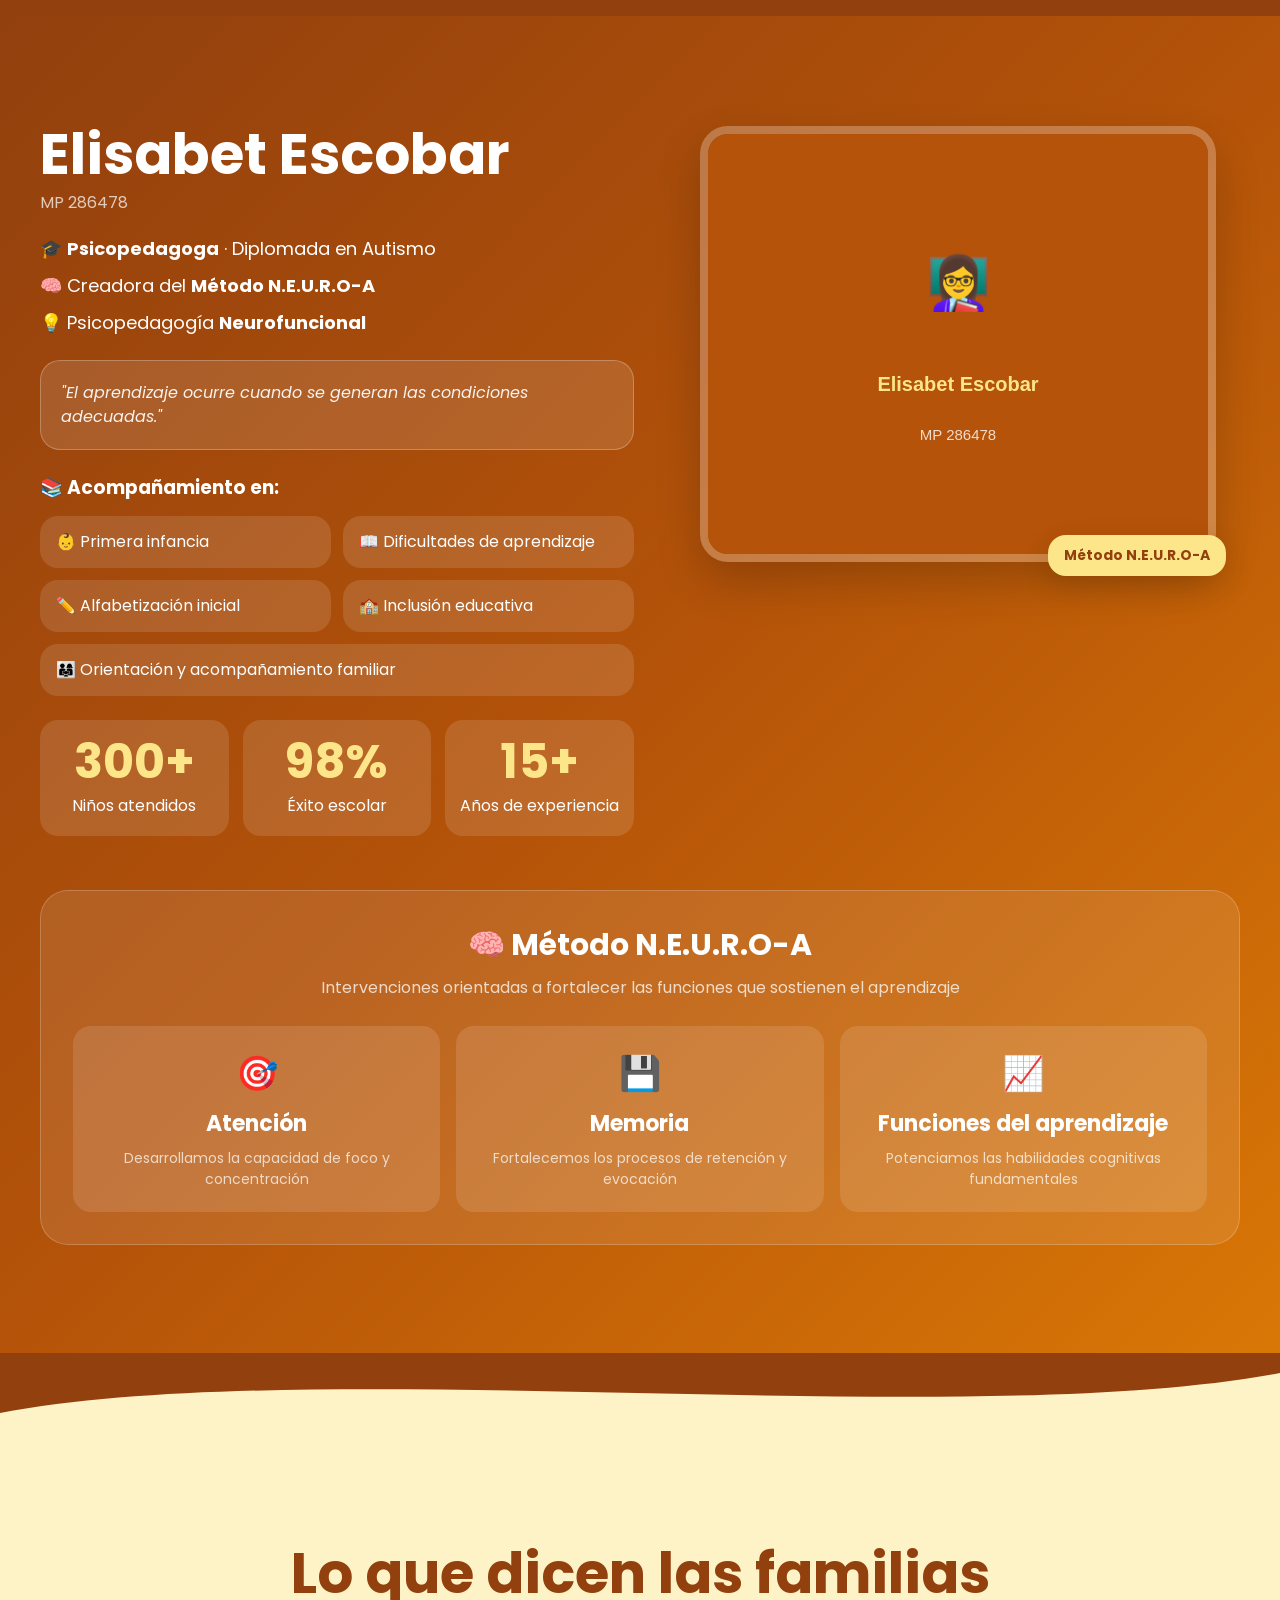
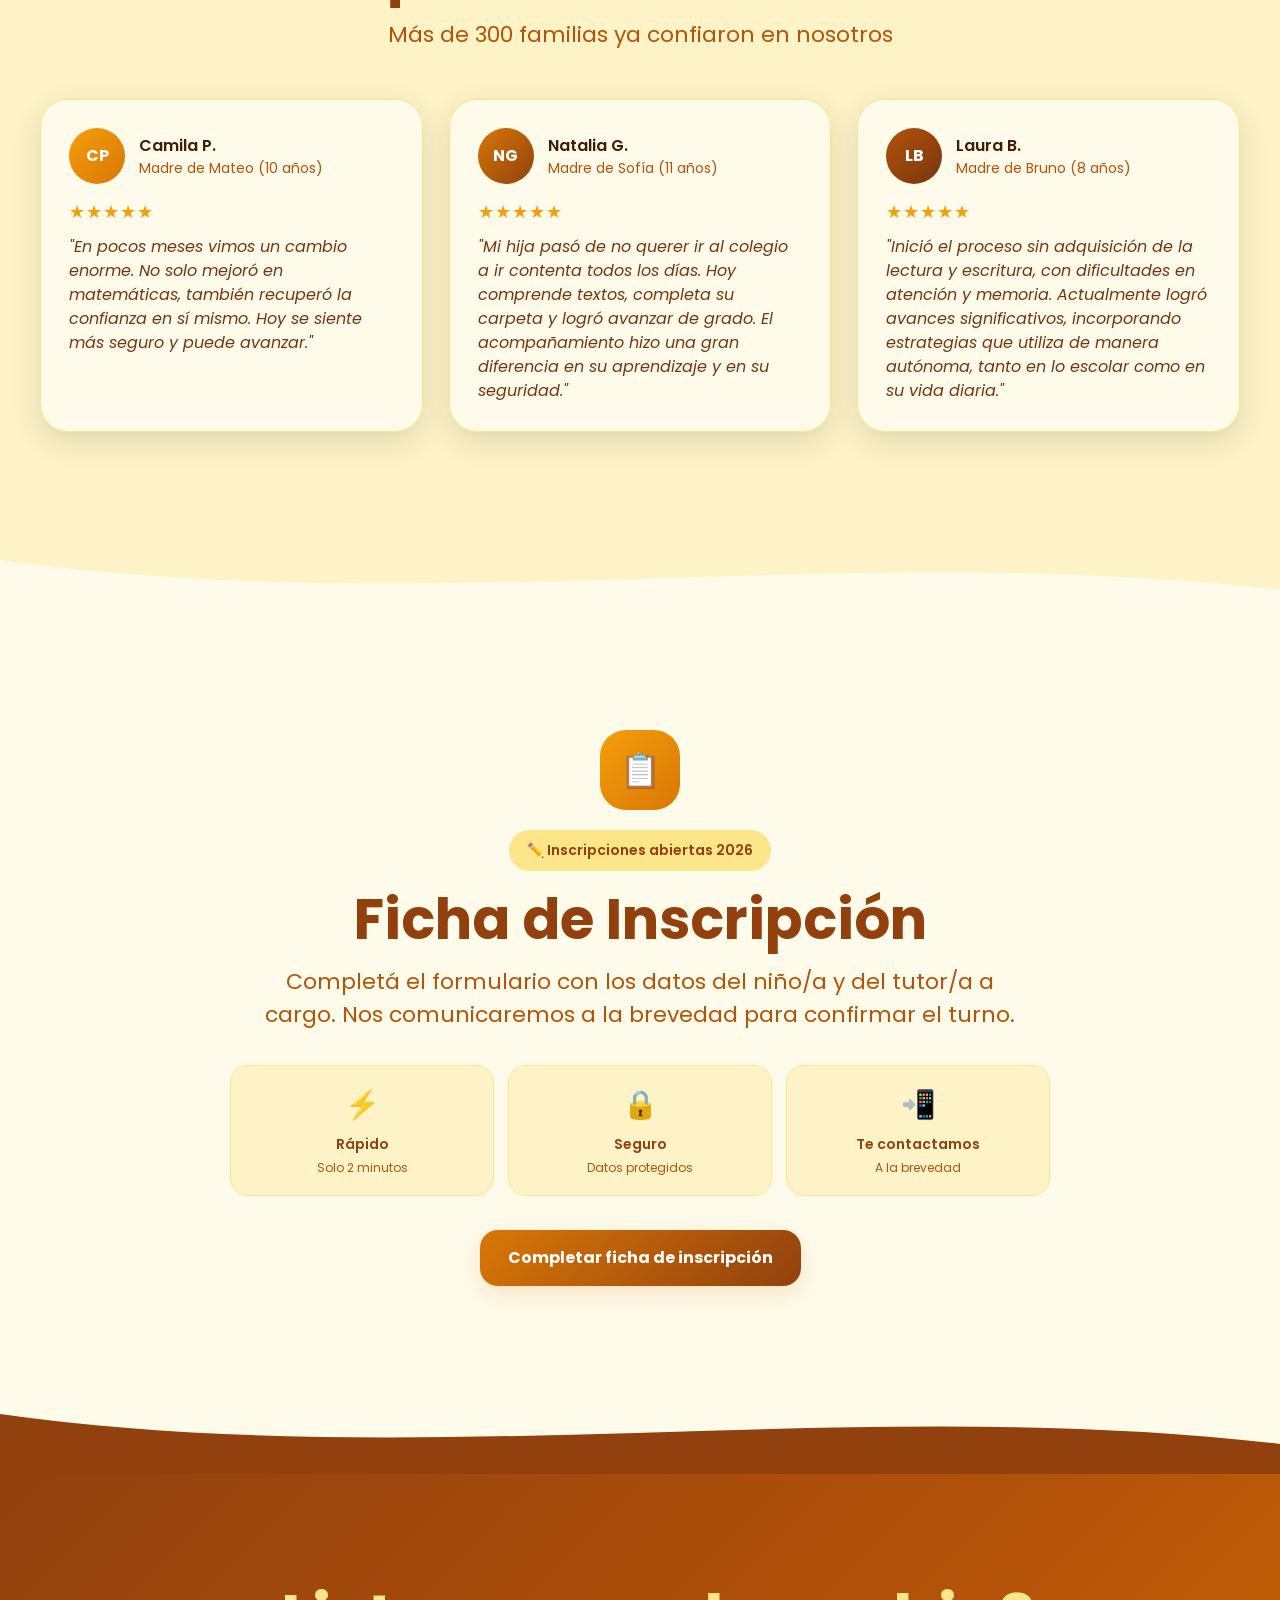
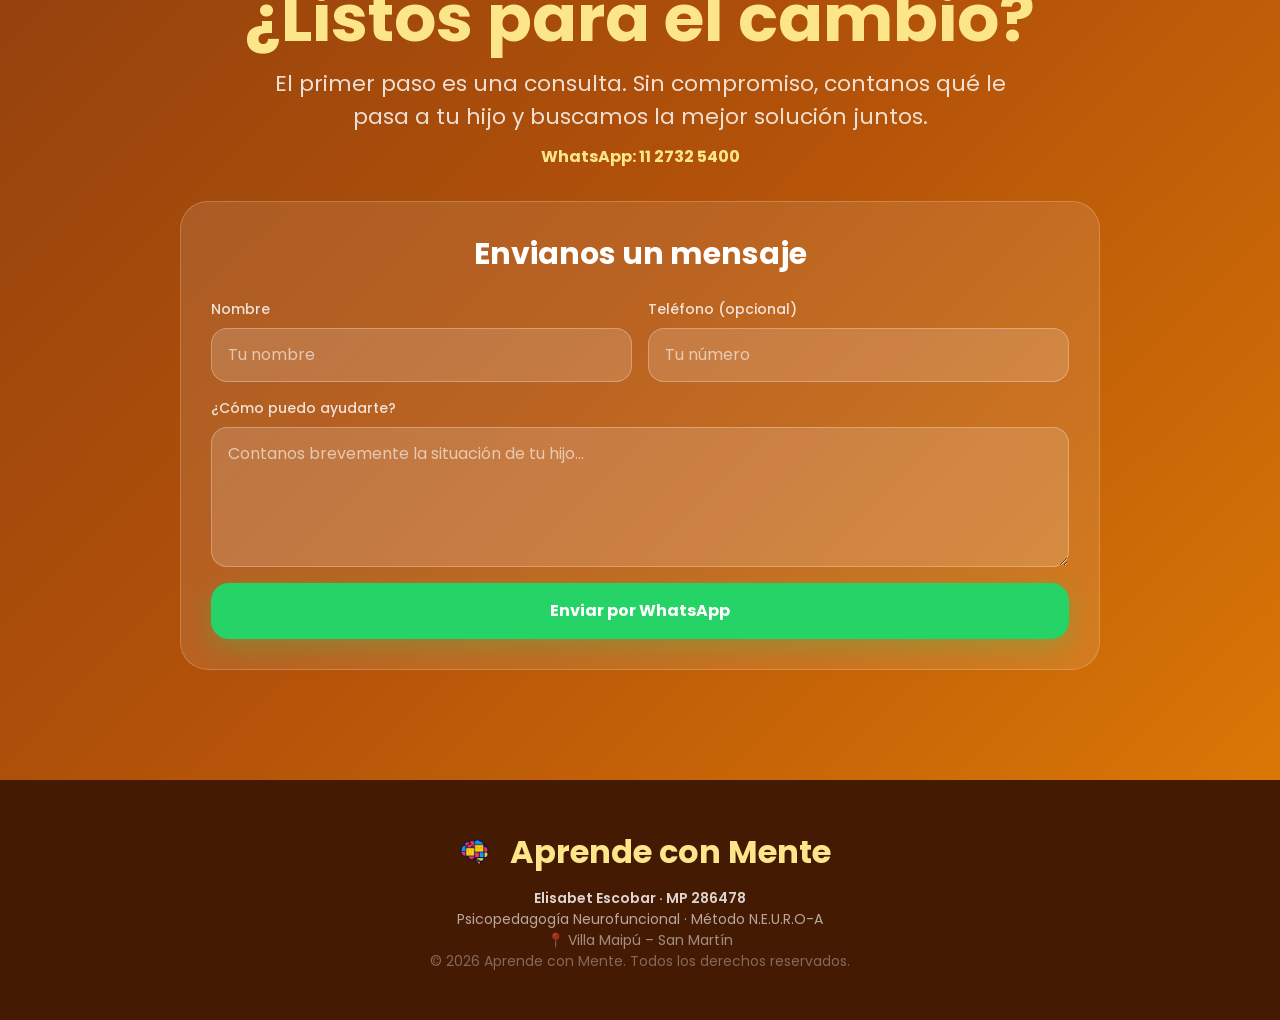
<file: OLD/indexv1.html>
<!DOCTYPE html>
<html lang="es">
<head>
  <meta charset="UTF-8">
  <meta name="viewport" content="width=device-width, initial-scale=1.0">
  <title>Elisabet Escobar | Psicopedagogía & Método N.E.U.R.O-A</title>
  <meta name="description" content="Psicopedagoga especialista en Método N.E.U.R.O-A, Autismo y Alfabetización Inicial. Villa Maipú, San Martín. Turnos: 11 2732 5400.">
  <meta name="theme-color" content="#d97706">
  <link rel="icon" type="image/png" href="https://aprendeconmente.github.io/web/images/logo.png">
  <link rel="preconnect" href="https://fonts.googleapis.com">
  <link rel="preconnect" href="https://fonts.gstatic.com" crossorigin>
  <link rel="dns-prefetch" href="https://aprendeconmente.github.io">
  <link href="https://fonts.googleapis.com/css2?family=Poppins:wght@300;400;500;600;700&display=swap" rel="stylesheet">

  <style>
    :root {
      --bg: #fffbeb;
      --bg-soft: #fef3c7;
      --bg-warm: #fde68a;
      --text-dark: #451a03;
      --text-main: #78350f;
      --text-soft: #92400e;
      --accent: #d97706;
      --accent-dark: #b45309;
      --green: #25D366;
      --white: #ffffff;
      --footer: #451a03;
      --border-soft: #fde68a;
      --shadow-soft: 0 8px 24px rgba(217,119,6,0.18);
      --shadow-strong: 0 10px 30px rgba(0,0,0,0.12);
      --radius-xl: 24px;
      --radius-lg: 18px;
      --radius-md: 14px;
      --container: 1200px;
      --header-height: 78px;
    }

    * {
      box-sizing: border-box;
    }

    html {
      scroll-behavior: smooth;
      -webkit-overflow-scrolling: touch;
    }

    body {
      margin: 0;
      background: var(--bg);
      font-family: "Poppins", sans-serif;
      color: var(--text-main);
      line-height: 1.5;
    }

    img {
      max-width: 100%;
      height: auto;
      display: block;
    }

    a {
      color: inherit;
      text-decoration: none;
    }

    button,
    input,
    textarea,
    select {
      font: inherit;
    }

    input,
    textarea,
    select {
      font-size: 16px;
    }

    .container {
      width: min(var(--container), calc(100% - 48px));
      margin: 0 auto;
    }

    .section {
      padding: 80px 0;
    }

    .section-large {
      padding: 110px 0;
    }

    .section-warm {
      background: linear-gradient(135deg, #92400e 0%, #b45309 50%, #d97706 100%);
      color: var(--white);
    }

    .text-center {
      text-align: center;
    }

    .badge {
      display: inline-flex;
      align-items: center;
      gap: 8px;
      padding: 10px 18px;
      border-radius: 999px;
      font-size: 14px;
      font-weight: 600;
      background: var(--bg-warm);
      color: var(--text-soft);
    }

    .btn {
      display: inline-flex;
      align-items: center;
      justify-content: center;
      gap: 10px;
      border: 0;
      border-radius: 18px;
      padding: 16px 28px;
      font-weight: 700;
      cursor: pointer;
      transition: transform 0.2s ease, opacity 0.2s ease, box-shadow 0.2s ease;
      text-align: center;
    }

    .btn:active {
      transform: scale(0.98);
    }

    .btn-primary {
      background: var(--green);
      color: var(--white);
      box-shadow: 0 8px 24px rgba(37, 211, 102, 0.28);
    }

    .btn-secondary {
      background: linear-gradient(135deg, var(--accent), var(--text-soft));
      color: var(--white);
      box-shadow: var(--shadow-soft);
    }

    .btn-outline {
      background: transparent;
      border: 2px solid #f59e0b;
      color: var(--accent);
    }

    .site-header {
      position: sticky;
      top: 0;
      z-index: 1000;
      border-bottom: 1px solid var(--border-soft);
      background: rgba(255, 251, 235, 0.93);
      backdrop-filter: blur(12px);
    }

    .nav {
      min-height: var(--header-height);
      display: flex;
      align-items: center;
      justify-content: space-between;
      gap: 20px;
    }

    .brand {
      display: inline-flex;
      align-items: center;
      gap: 10px;
      font-size: 24px;
      font-weight: 700;
      color: var(--accent);
      min-width: 0;
    }

    .brand img {
      height: 36px;
      width: auto;
      flex-shrink: 0;
    }

    .brand span {
      display: inline-block;
      line-height: 1.1;
    }

    .desktop-nav {
      display: flex;
      align-items: center;
      gap: 24px;
      list-style: none;
      padding: 0;
      margin: 0;
    }

    .desktop-nav a,
    .mobile-nav a {
      color: var(--text-soft);
      font-weight: 500;
    }

    .desktop-nav a:hover,
    .mobile-nav a:hover,
    .header-cta:hover {
      opacity: 0.7;
    }

    .header-cta {
      padding: 12px 20px;
      border-radius: 999px;
      background: var(--green);
      color: var(--white);
      font-size: 14px;
      font-weight: 700;
      white-space: nowrap;
      transition: opacity 0.2s ease;
    }

    .menu-toggle {
      display: none;
      min-width: 48px;
      min-height: 48px;
      align-items: center;
      justify-content: center;
      border: 0;
      background: transparent;
      border-radius: 10px;
      color: var(--text-soft);
      cursor: pointer;
      font-size: 28px;
    }

    .mobile-menu {
      display: none;
      padding: 0 0 20px;
      border-top: 1px solid var(--border-soft);
      background: var(--bg);
    }

    .mobile-menu.open {
      display: block;
    }

    .mobile-nav {
      list-style: none;
      padding: 12px 0 0;
      margin: 0;
    }

    .mobile-nav li + li {
      border-top: 1px solid #fef3c7;
    }

    .mobile-nav a {
      display: block;
      padding: 14px 0;
    }

    .mobile-menu .btn {
      width: 100%;
      margin-top: 16px;
    }

    .hero {
      min-height: calc(100vh - var(--header-height));
      display: flex;
      align-items: center;
      padding: 40px 0 64px;
      background: linear-gradient(135deg, #fffbeb 0%, #fef3c7 50%, #fde68a 100%);
    }

    .hero-inner {
      text-align: center;
      display: flex;
      flex-direction: column;
      align-items: center;
      gap: 22px;
    }

    .hero h1 {
      margin: 0;
      color: var(--text-soft);
      font-size: clamp(40px, 8vw, 92px);
      line-height: 1.02;
      font-weight: 700;
    }

    .hero h1 .accent {
      color: var(--accent);
      display: block;
    }

    .hero p {
      max-width: 760px;
      margin: 0;
      font-size: clamp(17px, 2.4vw, 22px);
      color: var(--text-main);
    }

    .hero-actions {
      display: flex;
      flex-wrap: wrap;
      justify-content: center;
      gap: 12px;
      width: 100%;
    }

    .wave {
      margin-top: -2px;
      line-height: 0;
    }

    .wave svg {
      display: block;
      width: 100%;
      height: 80px;
    }

    .section-heading {
      max-width: 780px;
      margin: 0 auto 48px;
      text-align: center;
    }

    .section-heading h2 {
      margin: 0 0 14px;
      color: var(--text-soft);
      font-size: clamp(32px, 5vw, 56px);
      line-height: 1.1;
    }

    .section-heading p {
      margin: 0;
      font-size: clamp(16px, 2vw, 22px);
      color: var(--accent-dark);
    }

    .cards-3 {
      display: grid;
      grid-template-columns: repeat(3, 1fr);
      gap: 26px;
    }

    .service-card,
    .testimonial-card,
    .info-card,
    .detail-card {
      border-radius: 28px;
      border: 1px solid var(--border-soft);
      box-shadow: var(--shadow-strong);
    }

    .service-card {
      padding: 30px;
      background: linear-gradient(135deg, #fffbeb, #fef3c7);
      transition: transform 0.25s ease, box-shadow 0.25s ease;
    }

    .service-card:nth-child(2) {
      background: linear-gradient(135deg, #fef3c7, #fde68a);
      border-color: #f59e0b;
    }

    .service-card:hover {
      transform: translateY(-8px);
      box-shadow: 0 18px 40px rgba(0,0,0,0.14);
    }

    .service-icon {
      width: 78px;
      height: 78px;
      border-radius: 22px;
      display: flex;
      align-items: center;
      justify-content: center;
      margin-bottom: 22px;
      font-size: 30px;
      color: var(--white);
      background: linear-gradient(135deg, #f59e0b, #d97706);
    }

    .service-card:nth-child(2) .service-icon {
      background: linear-gradient(135deg, #d97706, #92400e);
    }

    .service-card:nth-child(3) .service-icon {
      background: linear-gradient(135deg, #f59e0b, #b45309);
    }

    .service-card h3 {
      margin: 0 0 14px;
      color: var(--text-dark);
      font-size: 25px;
      line-height: 1.15;
    }

    .service-card p {
      margin: 0 0 18px;
      color: var(--text-main);
    }

    .price {
      color: var(--accent);
      font-weight: 700;
    }

    .price small {
      color: var(--accent-dark);
      font-weight: 400;
    }

    .cta-center {
      text-align: center;
      margin-top: 42px;
    }

    .cards-2 {
      display: grid;
      grid-template-columns: 1.1fr 0.9fr;
      gap: 32px;
      align-items: start;
    }

    .info-card,
    .detail-card {
      padding: 28px;
      background: var(--bg);
    }

    .info-card h3,
    .detail-card h3 {
      margin: 0 0 18px;
      color: var(--text-dark);
      font-size: 24px;
    }

    .feature-list,
    .detail-list {
      list-style: none;
      margin: 0;
      padding: 0;
      display: grid;
      gap: 14px;
    }

    .feature-list li,
    .detail-list li {
      display: flex;
      gap: 12px;
      align-items: flex-start;
      color: var(--text-main);
      font-weight: 600;
    }

    .feature-list .emoji,
    .detail-list .emoji {
      flex-shrink: 0;
      font-size: 22px;
      line-height: 1;
    }

    .highlight-box {
      padding: 28px;
      border-radius: 28px;
      background: linear-gradient(135deg, #d97706, #92400e);
      color: var(--white);
    }

    .about-layout {
      display: grid;
      grid-template-columns: 1fr 0.95fr;
      gap: 42px;
      align-items: start;
    }

    .about-left h2 {
      margin: 0 0 6px;
      font-size: clamp(34px, 5vw, 56px);
      line-height: 1.05;
    }

    .about-sub {
      color: rgba(255,255,255,0.72);
      margin-bottom: 20px;
    }

    .about-points {
      display: grid;
      gap: 10px;
      margin-bottom: 24px;
      font-size: 18px;
    }

    .quote-box {
      padding: 20px;
      border: 1px solid rgba(255,255,255,0.25);
      border-radius: 20px;
      background: rgba(255,255,255,0.12);
      font-style: italic;
      color: rgba(255,255,255,0.92);
      margin-bottom: 24px;
    }

    .support-grid {
      display: grid;
      grid-template-columns: repeat(2, 1fr);
      gap: 12px;
      margin-bottom: 24px;
    }

    .support-item,
    .stat-box,
    .method-item {
      border-radius: 18px;
      background: rgba(255,255,255,0.12);
    }

    .support-item {
      padding: 14px 16px;
    }

    .stats-grid {
      display: grid;
      grid-template-columns: repeat(3, 1fr);
      gap: 14px;
    }

    .stat-box {
      padding: 18px 14px;
      text-align: center;
    }

    .stat-number {
      color: var(--bg-warm);
      font-weight: 700;
      font-size: clamp(28px, 4vw, 48px);
      line-height: 1;
      margin-bottom: 8px;
    }

    .about-image-wrap {
      position: relative;
      max-width: 520px;
      margin: 0 auto;
    }

    .about-image {
      width: 100%;
      border-radius: 28px;
      border: 8px solid rgba(255,255,255,0.25);
      box-shadow: 0 20px 45px rgba(0,0,0,0.2);
    }

    .floating-tag {
      position: absolute;
      right: -10px;
      bottom: -14px;
      padding: 10px 16px;
      border-radius: 18px;
      background: var(--bg-warm);
      color: var(--text-soft);
      font-size: 14px;
      font-weight: 700;
      box-shadow: var(--shadow-strong);
    }

    .method-box {
      margin-top: 54px;
      padding: 32px;
      border-radius: 28px;
      border: 1px solid rgba(255,255,255,0.2);
      background: rgba(255,255,255,0.1);
    }

    .method-box h3,
    .method-box p {
      text-align: center;
    }

    .method-box h3 {
      margin: 0 0 8px;
      font-size: 30px;
    }

    .method-box p {
      margin: 0 0 26px;
      color: rgba(255,255,255,0.76);
    }

    .method-grid {
      display: grid;
      grid-template-columns: repeat(3, 1fr);
      gap: 16px;
    }

    .method-item {
      padding: 22px 18px;
      text-align: center;
    }

    .method-item .emoji {
      font-size: 34px;
      margin-bottom: 8px;
    }

    .method-item h4 {
      margin: 0 0 8px;
      font-size: 22px;
    }

    .method-item p {
      margin: 0;
      font-size: 14px;
      color: rgba(255,255,255,0.72);
    }

    .testimonials-grid {
      display: grid;
      grid-template-columns: repeat(3, 1fr);
      gap: 26px;
    }

    .testimonial-card {
      padding: 28px;
      background: var(--bg);
    }

    .testimonial-head {
      display: flex;
      align-items: center;
      gap: 14px;
      margin-bottom: 14px;
    }

    .testimonial-avatar {
      width: 56px;
      height: 56px;
      border-radius: 50%;
      display: inline-flex;
      align-items: center;
      justify-content: center;
      color: var(--white);
      font-weight: 700;
      flex-shrink: 0;
      background: linear-gradient(135deg, #f59e0b, #d97706);
    }

    .testimonial-card:nth-child(2) .testimonial-avatar {
      background: linear-gradient(135deg, #d97706, #92400e);
    }

    .testimonial-card:nth-child(3) .testimonial-avatar {
      background: linear-gradient(135deg, #b45309, #78350f);
    }

    .testimonial-name {
      font-weight: 600;
      color: var(--text-dark);
    }

    .testimonial-role {
      font-size: 14px;
      color: var(--accent-dark);
    }

    .stars {
      margin-bottom: 10px;
      color: #f59e0b;
      font-size: 18px;
      letter-spacing: 1px;
    }

    .testimonial-card p {
      margin: 0;
      color: var(--text-main);
      font-style: italic;
    }

    .enroll-card {
      max-width: 820px;
      margin: 0 auto;
      text-align: center;
    }

    .enroll-icon {
      width: 80px;
      height: 80px;
      margin: 0 auto 20px;
      border-radius: 26px;
      display: flex;
      align-items: center;
      justify-content: center;
      font-size: 34px;
      color: var(--white);
      background: linear-gradient(135deg, #f59e0b, #d97706);
    }

    .mini-grid {
      display: grid;
      grid-template-columns: repeat(3, 1fr);
      gap: 14px;
      margin: 34px 0;
    }

    .mini-box {
      border-radius: 18px;
      border: 1px solid var(--border-soft);
      background: var(--bg-soft);
      padding: 18px 14px;
    }

    .mini-box .emoji {
      font-size: 28px;
      margin-bottom: 8px;
    }

    .mini-title {
      color: var(--text-soft);
      font-weight: 600;
      font-size: 14px;
    }

    .mini-sub {
      font-size: 12px;
      color: var(--accent-dark);
      margin-top: 4px;
    }

    .contact-card {
      max-width: 920px;
      margin: 0 auto;
    }

    .contact-top h2 {
      margin: 0 0 14px;
      color: var(--bg-warm);
      font-size: clamp(34px, 6vw, 66px);
      line-height: 1.05;
    }

    .contact-top p {
      max-width: 760px;
      margin: 0 auto 12px;
      color: rgba(255,255,255,0.82);
      font-size: clamp(16px, 2.2vw, 22px);
    }

    .contact-phone {
      color: var(--bg-warm);
      font-weight: 700;
      margin-bottom: 32px;
    }

    .contact-form-wrap {
      text-align: left;
      border-radius: 28px;
      border: 1px solid rgba(255,255,255,0.2);
      background: rgba(255,255,255,0.1);
      padding: 30px;
    }

    .contact-form-wrap h3 {
      text-align: center;
      margin: 0 0 22px;
      font-size: 30px;
      color: var(--white);
    }

    .form-grid {
      display: grid;
      grid-template-columns: repeat(2, 1fr);
      gap: 16px;
    }

    .field {
      display: grid;
      gap: 8px;
    }

    .field label {
      color: rgba(255,255,255,0.82);
      font-size: 14px;
      font-weight: 500;
    }

    .field input,
    .field textarea {
      width: 100%;
      border-radius: 16px;
      border: 1px solid rgba(255,255,255,0.28);
      background: rgba(255,255,255,0.15);
      color: var(--white);
      padding: 14px 16px;
      outline: none;
    }

    .field input::placeholder,
    .field textarea::placeholder {
      color: rgba(255,255,255,0.6);
    }

    .field textarea {
      min-height: 140px;
      resize: vertical;
    }

    .field-full {
      grid-column: 1 / -1;
    }

    .footer {
      background: var(--footer);
      color: var(--white);
      padding: 48px 0 calc(48px + env(safe-area-inset-bottom));
      text-align: center;
    }

    .footer-brand {
      display: inline-flex;
      align-items: center;
      justify-content: center;
      gap: 10px;
      color: var(--bg-warm);
      font-weight: 700;
      font-size: 32px;
      margin-bottom: 12px;
    }

    .footer-brand img {
      height: 34px;
      width: auto;
    }

    .footer p {
      margin: 0;
    }

    .footer-line-1 {
      color: rgba(255,255,255,0.82);
      font-weight: 600;
      font-size: 14px;
      margin-bottom: 4px;
    }

    .footer-line-2 {
      color: rgba(255,255,255,0.62);
      font-size: 14px;
      margin-bottom: 16px;
    }

    .footer-line-3 {
      color: rgba(255,255,255,0.5);
      font-size: 14px;
      margin-bottom: 20px;
    }

    .footer-copy {
      color: rgba(255,255,255,0.34);
      font-size: 14px;
    }

    @keyframes pulse-green {
      0%   { box-shadow: 0 0 0 0 rgba(37,211,102,0.5); }
      70%  { box-shadow: 0 0 0 14px rgba(37,211,102,0); }
      100% { box-shadow: 0 0 0 0 rgba(37,211,102,0); }
    }

    .chat-widget {
      position: fixed;
      right: 24px;
      bottom: calc(24px + env(safe-area-inset-bottom));
      z-index: 9999;
      display: flex;
      flex-direction: column;
      align-items: flex-end;
      gap: 12px;
    }

    .chat-box {
      display: none;
      width: 320px;
      max-width: calc(100vw - 40px);
      background: var(--white);
      border-radius: 20px;
      overflow: hidden;
      box-shadow: 0 8px 40px rgba(0,0,0,0.18);
    }

    .chat-box.open {
      display: block;
    }

    .chat-header {
      padding: 14px 16px;
      background: linear-gradient(135deg, #d97706, #92400e);
      display: flex;
      align-items: center;
      justify-content: space-between;
      gap: 12px;
    }

    .chat-header-main {
      display: flex;
      align-items: center;
      gap: 10px;
      min-width: 0;
    }

    .chat-avatar {
      width: 38px;
      height: 38px;
      border-radius: 50%;
      background: rgba(255,255,255,0.2);
      display: inline-flex;
      align-items: center;
      justify-content: center;
      color: var(--white);
      font-size: 18px;
      flex-shrink: 0;
    }

    .chat-title {
      color: var(--white);
      font-weight: 700;
      font-size: 14px;
    }

    .chat-subtitle {
      color: rgba(255,255,255,0.82);
      font-size: 11px;
    }

    .chat-close {
      background: transparent;
      border: 0;
      color: rgba(255,255,255,0.85);
      font-size: 22px;
      cursor: pointer;
      line-height: 1;
      padding: 0;
    }

    .chat-messages {
      padding: 16px;
      max-height: 300px;
      overflow-y: auto;
      display: flex;
      flex-direction: column;
      gap: 10px;
      background: var(--bg);
    }

    .msg-bot,
    .msg-user {
      max-width: 85%;
      padding: 10px 14px;
      font-size: 14px;
    }

    .msg-bot {
      background: var(--bg-warm);
      color: var(--text-dark);
      border-radius: 16px 16px 16px 4px;
      align-self: flex-start;
      white-space: pre-line;
    }

    .msg-user {
      background: var(--accent);
      color: var(--white);
      border-radius: 16px 16px 4px 16px;
      align-self: flex-end;
    }

    .chat-input-area {
      display: flex;
      gap: 8px;
      padding: 12px;
      background: var(--white);
      border-top: 1px solid var(--border-soft);
    }

    .chat-input {
      flex: 1;
      border: 1.5px solid var(--border-soft);
      border-radius: 12px;
      padding: 10px 12px;
      outline: none;
      color: var(--text-dark);
      background: var(--bg);
    }

    .chat-send {
      width: 42px;
      height: 42px;
      border: 0;
      border-radius: 12px;
      background: var(--accent);
      color: var(--white);
      cursor: pointer;
      flex-shrink: 0;
      font-size: 18px;
    }

    .chat-toggle {
      width: 62px;
      height: 62px;
      border-radius: 50%;
      border: 0;
      background: var(--green);
      color: var(--white);
      font-size: 30px;
      cursor: pointer;
      display: inline-flex;
      align-items: center;
      justify-content: center;
      animation: pulse-green 2s infinite;
    }

    @media (max-width: 1100px) {
      .cards-3,
      .testimonials-grid,
      .method-grid {
        grid-template-columns: 1fr;
      }

      .cards-2,
      .about-layout {
        grid-template-columns: 1fr;
      }

      .about-image-wrap {
        max-width: 460px;
      }
    }

    @media (max-width: 900px) {
      .desktop-nav,
      .header-cta {
        display: none;
      }

      .menu-toggle {
        display: inline-flex;
      }
    }

    @media (max-width: 768px) {
      .section,
      .section-large {
        padding: 72px 0;
      }

      .container {
        width: min(var(--container), calc(100% - 32px));
      }

      .hero-actions {
        flex-direction: column;
      }

      .hero-actions .btn {
        width: 100%;
      }

      .mini-grid,
      .support-grid,
      .stats-grid,
      .form-grid {
        grid-template-columns: 1fr;
      }

      .contact-form-wrap {
        padding: 22px;
      }

      .footer-brand {
        font-size: 28px;
      }

      .floating-tag {
        right: 0;
      }
    }

    @media (prefers-reduced-motion: reduce) {
      html {
        scroll-behavior: auto;
      }

      *,
      *::before,
      *::after {
        animation: none !important;
        transition: none !important;
      }
    }
  </style>
</head>
<body>

  <header class="site-header">
    <div class="container nav">
      <a href="#inicio" class="brand" aria-label="Ir al inicio">
        <img src="https://aprendeconmente.github.io/web/images/logo.png" alt="Logo Aprende con Mente">
        <span>Aprende con Mente</span>
      </a>

      <ul class="desktop-nav" aria-label="Navegación principal">
        <li><a href="#inicio">Inicio</a></li>
        <li><a href="#servicios">Servicios</a></li>
        <li><a href="#taller">Taller</a></li>
        <li><a href="#sobre-mi">Sobre mí</a></li>
        <li><a href="#inscripcion">Inscripción</a></li>
        <li><a href="https://neuroplayar.github.io/web/" target="_blank" rel="noopener noreferrer">Neuro Play</a></li>
      </ul>

      <a class="header-cta" href="https://wa.me/5491127325400" target="_blank" rel="noopener noreferrer">Consultar</a>

      <button id="menuBtn" class="menu-toggle" aria-label="Abrir menú" aria-expanded="false" aria-controls="mobileMenu">☰</button>
    </div>

    <div id="mobileMenu" class="mobile-menu">
      <div class="container">
        <ul class="mobile-nav" aria-label="Navegación móvil">
          <li><a class="mobile-link" href="#inicio">Inicio</a></li>
          <li><a class="mobile-link" href="#servicios">Servicios</a></li>
          <li><a class="mobile-link" href="#taller">Taller</a></li>
          <li><a class="mobile-link" href="#sobre-mi">Sobre mí</a></li>
          <li><a class="mobile-link" href="#inscripcion">Inscripción</a></li>
          <li><a class="mobile-link" href="https://neuroplayar.github.io/web/" target="_blank" rel="noopener noreferrer">Neuro Play</a></li>
        </ul>

        <a class="btn btn-primary" href="https://wa.me/5491127325400" target="_blank" rel="noopener noreferrer">WhatsApp</a>
      </div>
    </div>
  </header>

  <main>
    <section id="inicio" class="hero">
      <div class="container hero-inner">
        <div class="badge">⭐ La base hace la diferencia</div>

        <h1>
          Aprendizaje real
          <span class="accent">desde la</span>
          <span>Neurofunción</span>
        </h1>

        <p>
          Acompañamiento psicopedagógico enfocado en comprender el funcionamiento de cada niño e intervenir sobre las causas para generar avances reales.
        </p>

        <div class="hero-actions">
          <a class="btn btn-primary" href="https://wa.me/5491127325400?text=Hola%20Elisabet%2C%20quiero%20consultar%20sobre%20los%20servicios" target="_blank" rel="noopener noreferrer">
            WhatsApp · Quiero una consulta
          </a>

          <button class="btn btn-outline" type="button" onclick="document.getElementById('servicios').scrollIntoView({behavior:'smooth'})">
            Ver servicios
          </button>
        </div>
      </div>
    </section>

    <div class="wave" style="background:linear-gradient(135deg,#fffbeb,#fde68a);">
      <svg viewBox="0 0 1440 80" xmlns="http://www.w3.org/2000/svg" preserveAspectRatio="none">
        <path d="M0,40 C360,80 1080,0 1440,40 L1440,80 L0,80 Z" fill="#fffbeb"/>
      </svg>
    </div>

    <section id="servicios" class="section-large" style="background:#fffbeb;">
      <div class="container">
        <div class="section-heading">
          <h2>Conocé cómo trabajamos</h2>
          <p>
            Elisabet Escobar · Psicopedagoga · Diplomada en Autismo · Desarrolladora del Método N.E.U.R.O-A.<br>
            +15 años de experiencia en educación, inclusión y acompañamiento a familias.
          </p>
        </div>

        <div class="cards-3">
          <article class="service-card">
            <div class="service-icon">📘</div>
            <h3>Acompañamiento psicopedagógico</h3>
            <p>
              Tratamiento e intervención, seguimiento personalizado para abordar las dificultades desde su origen. Estimulación de atención, memoria y funciones cognitivas. Intervención en dificultades de aprendizaje. Alfabetización inicial. Trabajo individual adaptado a cada niño.
            </p>
            <div class="price">ARS 30.000 <small>(por sesión de 45 mins)</small></div>
          </article>

          <article class="service-card">
            <div class="service-icon">💡</div>
            <h3>Grupos de estimulación y alfabetización</h3>
            <p>
              Espacios reducidos para potenciar el aprendizaje desde un enfoque lúdico y estructurado. Atención, lenguaje y conducta. Inicio en lectura y escritura. Juego dirigido con objetivos claros.
            </p>
            <div class="price">ARS 60.000 <small>(Recomendado)</small></div>
          </article>

          <article class="service-card">
            <div class="service-icon">❤️</div>
            <h3>Inclusión educativa</h3>
            <p>
              Trabajo articulado con escuelas para acompañar los procesos de inclusión. Orientación a docentes. Adaptaciones pedagógicas. Estrategias de acompañamiento escolar. Seguimiento del proceso educativo.
            </p>
            <div class="price">ARS 35.000 <small>(por sesión de 45 mins)</small></div>
          </article>
        </div>

        <div class="cta-center">
          <a class="btn btn-secondary" href="https://wa.me/5491127325400?text=Hola%20Elisabet%2C%20quiero%20consultar%20sobre%20los%20servicios" target="_blank" rel="noopener noreferrer">
            Consultá sin compromiso
          </a>
        </div>
      </div>
    </section>

    <div class="wave" style="background:#fffbeb;">
      <svg viewBox="0 0 1440 80" xmlns="http://www.w3.org/2000/svg" preserveAspectRatio="none">
        <path d="M0,0 C480,80 960,0 1440,60 L1440,80 L0,80 Z" fill="#fef3c7"/>
      </svg>
    </div>

    <section id="taller" class="section-large" style="background:#fef3c7;">
      <div class="container">
        <div class="section-heading">
          <div class="badge">✏️ Inscripciones abiertas</div>
          <h2>Taller de Pre-Alfabetización y Alfabetización Inicial</h2>
          <p>¡Aprender a leer y escribir puede ser una experiencia positiva y significativa!</p>
        </div>

        <div class="cards-2">
          <article class="info-card">
            <h3>📚 ¿Qué trabajamos?</h3>
            <ul class="feature-list">
              <li><span class="emoji">🔤</span><span>Reconocimiento de letras y sonidos</span></li>
              <li><span class="emoji">🧠</span><span>Conciencia fonológica</span></li>
              <li><span class="emoji">✍️</span><span>Escritura inicial y trazos correctos</span></li>
              <li><span class="emoji">📖</span><span>Comprensión de palabras y primeras lecturas</span></li>
              <li><span class="emoji">🎲</span><span>Actividades multisensoriales, lúdicas y personalizadas</span></li>
            </ul>
          </article>

          <div>
            <article class="detail-card">
              <h3>📋 Detalles del taller</h3>
              <ul class="detail-list">
                <li><span class="emoji">👥</span><span>Atención personalizada <strong>(máx. 4 niños)</strong></span></li>
                <li><span class="emoji">👶</span><span>Niños <strong>desde los 4 años</strong></span></li>
                <li><span class="emoji">🎨</span><span><strong>Materiales y recursos incluidos</strong></span></li>
                <li><span class="emoji">📍</span><span>Villa Maipú – San Martín</span></li>
              </ul>
            </article>

            <div class="highlight-box" style="margin-top:16px;">
              💡 Propuestas lúdicas y estrategias psicopedagógicas para acompañar el aprendizaje respetando el ritmo de cada niño.
            </div>

            <div style="margin-top:16px;">
              <a class="btn btn-primary" style="width:100%;" href="https://wa.me/5491127325400?text=Hola%20Elisabet%2C%20quiero%20info%20sobre%20el%20Taller%20de%20Alfabetizaci%C3%B3n" target="_blank" rel="noopener noreferrer">
                Consultar por el taller
              </a>
            </div>
          </div>
        </div>
      </div>
    </section>

    <div class="wave" style="background:#fef3c7;">
      <svg viewBox="0 0 1440 80" xmlns="http://www.w3.org/2000/svg" preserveAspectRatio="none">
        <path d="M0,0 C480,80 960,0 1440,60 L1440,80 L0,80 Z" fill="#92400e"/>
      </svg>
    </div>

    <section id="sobre-mi" class="section-large section-warm">
      <div class="container">
        <div class="about-layout">
          <div class="about-left">
            <h2>Elisabet Escobar</h2>
            <div class="about-sub">MP 286478</div>

            <div class="about-points">
              <div>🎓 <strong>Psicopedagoga</strong> · Diplomada en Autismo</div>
              <div>🧠 Creadora del <strong>Método N.E.U.R.O-A</strong></div>
              <div>💡 Psicopedagogía <strong>Neurofuncional</strong></div>
            </div>

            <div class="quote-box">
              "El aprendizaje ocurre cuando se generan las condiciones adecuadas."
            </div>

            <h3 style="margin:0 0 14px;">📚 Acompañamiento en:</h3>

            <div class="support-grid">
              <div class="support-item">👶 Primera infancia</div>
              <div class="support-item">📖 Dificultades de aprendizaje</div>
              <div class="support-item">✏️ Alfabetización inicial</div>
              <div class="support-item">🏫 Inclusión educativa</div>
              <div class="support-item" style="grid-column:1 / -1;">👨‍👩‍👧 Orientación y acompañamiento familiar</div>
            </div>

            <div class="stats-grid">
              <div class="stat-box">
                <div class="stat-number">300+</div>
                <div>Niños atendidos</div>
              </div>
              <div class="stat-box">
                <div class="stat-number">98%</div>
                <div>Éxito escolar</div>
              </div>
              <div class="stat-box">
                <div class="stat-number">15+</div>
                <div>Años de experiencia</div>
              </div>
            </div>
          </div>

          <div class="about-image-wrap">
            <img
              class="about-image"
              src="https://aprendeconmente.github.io/web/images/manoconlapiz.png"
              alt="Elisabet Escobar - Psicopedagoga"
              loading="lazy"
              decoding="async"
              onerror="this.onerror=null;this.src='data:image/svg+xml,%3Csvg xmlns=%27http://www.w3.org/2000/svg%27 width=%27500%27 height=%27420%27 viewBox=%270 0 500 420%27%3E%3Crect width=%27500%27 height=%27420%27 fill=%27%23b45309%27/%3E%3Ctext x=%2750%25%27 y=%2737%25%27 font-size=%2752%27 text-anchor=%27middle%27 dominant-baseline=%27middle%27%3E👩‍🏫%3C/text%3E%3Ctext x=%2750%25%27 y=%2760%25%27 font-family=%27sans-serif%27 font-size=%2720%27 fill=%27%23fde68a%27 text-anchor=%27middle%27 dominant-baseline=%27middle%27 font-weight=%27700%27%3EElisabet Escobar%3C/text%3E%3Ctext x=%2750%25%27 y=%2772%25%27 font-family=%27sans-serif%27 font-size=%2715%27 fill=%27rgba(255,255,255,0.8)%27 text-anchor=%27middle%27 dominant-baseline=%27middle%27%3EMP 286478%3C/text%3E%3C/svg%3E';"
            >
            <div class="floating-tag">Método N.E.U.R.O-A</div>
          </div>
        </div>

        <div class="method-box">
          <h3>🧠 Método N.E.U.R.O-A</h3>
          <p>Intervenciones orientadas a fortalecer las funciones que sostienen el aprendizaje</p>

          <div class="method-grid">
            <article class="method-item">
              <div class="emoji">🎯</div>
              <h4>Atención</h4>
              <p>Desarrollamos la capacidad de foco y concentración</p>
            </article>

            <article class="method-item">
              <div class="emoji">💾</div>
              <h4>Memoria</h4>
              <p>Fortalecemos los procesos de retención y evocación</p>
            </article>

            <article class="method-item">
              <div class="emoji">📈</div>
              <h4>Funciones del aprendizaje</h4>
              <p>Potenciamos las habilidades cognitivas fundamentales</p>
            </article>
          </div>
        </div>
      </div>
    </section>

    <div class="wave" style="background:#92400e;">
      <svg viewBox="0 0 1440 80" xmlns="http://www.w3.org/2000/svg" preserveAspectRatio="none">
        <path d="M0,60 C360,0 1080,80 1440,20 L1440,80 L0,80 Z" fill="#fef3c7"/>
      </svg>
    </div>

    <section class="section-large" style="background:#fef3c7;">
      <div class="container">
        <div class="section-heading">
          <h2>Lo que dicen las familias</h2>
          <p>Más de 300 familias ya confiaron en nosotros</p>
        </div>

        <div class="testimonials-grid">
          <article class="testimonial-card">
            <div class="testimonial-head">
              <div class="testimonial-avatar">CP</div>
              <div>
                <div class="testimonial-name">Camila P.</div>
                <div class="testimonial-role">Madre de Mateo (10 años)</div>
              </div>
            </div>
            <div class="stars">★★★★★</div>
            <p>"En pocos meses vimos un cambio enorme. No solo mejoró en matemáticas, también recuperó la confianza en sí mismo. Hoy se siente más seguro y puede avanzar."</p>
          </article>

          <article class="testimonial-card">
            <div class="testimonial-head">
              <div class="testimonial-avatar">NG</div>
              <div>
                <div class="testimonial-name">Natalia G.</div>
                <div class="testimonial-role">Madre de Sofía (11 años)</div>
              </div>
            </div>
            <div class="stars">★★★★★</div>
            <p>"Mi hija pasó de no querer ir al colegio a ir contenta todos los días. Hoy comprende textos, completa su carpeta y logró avanzar de grado. El acompañamiento hizo una gran diferencia en su aprendizaje y en su seguridad."</p>
          </article>

          <article class="testimonial-card">
            <div class="testimonial-head">
              <div class="testimonial-avatar">LB</div>
              <div>
                <div class="testimonial-name">Laura B.</div>
                <div class="testimonial-role">Madre de Bruno (8 años)</div>
              </div>
            </div>
            <div class="stars">★★★★★</div>
            <p>"Inició el proceso sin adquisición de la lectura y escritura, con dificultades en atención y memoria. Actualmente logró avances significativos, incorporando estrategias que utiliza de manera autónoma, tanto en lo escolar como en su vida diaria."</p>
          </article>
        </div>
      </div>
    </section>

    <div class="wave" style="background:#fef3c7;">
      <svg viewBox="0 0 1440 80" xmlns="http://www.w3.org/2000/svg" preserveAspectRatio="none">
        <path d="M0,20 C480,80 960,0 1440,50 L1440,80 L0,80 Z" fill="#fffbeb"/>
      </svg>
    </div>

    <section id="inscripcion" class="section-large" style="background:#fffbeb;">
      <div class="container">
        <div class="enroll-card">
          <div class="enroll-icon">📋</div>
          <div class="badge">✏️ Inscripciones abiertas 2026</div>

          <div class="section-heading" style="margin:18px auto 0;">
            <h2>Ficha de Inscripción</h2>
            <p>
              Completá el formulario con los datos del niño/a y del tutor/a a cargo.
              Nos comunicaremos a la brevedad para confirmar el turno.
            </p>
          </div>

          <div class="mini-grid">
            <div class="mini-box">
              <div class="emoji">⚡</div>
              <div class="mini-title">Rápido</div>
              <div class="mini-sub">Solo 2 minutos</div>
            </div>
            <div class="mini-box">
              <div class="emoji">🔒</div>
              <div class="mini-title">Seguro</div>
              <div class="mini-sub">Datos protegidos</div>
            </div>
            <div class="mini-box">
              <div class="emoji">📲</div>
              <div class="mini-title">Te contactamos</div>
              <div class="mini-sub">A la brevedad</div>
            </div>
          </div>

          <a class="btn btn-secondary" href="https://docs.google.com/forms/d/e/1FAIpQLSd57I-dSwjIoat7Fl62i2eyNpU_7EywVzpHQwwrxPH_2_QDRw/viewform" target="_blank" rel="noopener noreferrer">
            Completar ficha de inscripción
          </a>
        </div>
      </div>
    </section>

    <div class="wave" style="background:#fffbeb;">
      <svg viewBox="0 0 1440 80" xmlns="http://www.w3.org/2000/svg" preserveAspectRatio="none">
        <path d="M0,20 C480,80 960,0 1440,50 L1440,80 L0,80 Z" fill="#92400e"/>
      </svg>
    </div>

    <section id="contacto" class="section-large section-warm">
      <div class="container contact-card">
        <div class="contact-top text-center">
          <h2>¿Listos para el cambio?</h2>
          <p>
            El primer paso es una consulta. Sin compromiso, contanos qué le pasa a tu hijo y buscamos la mejor solución juntos.
          </p>
          <div class="contact-phone">WhatsApp: 11 2732 5400</div>
        </div>

        <div class="contact-form-wrap">
          <h3>Envianos un mensaje</h3>

          <div class="form-grid">
            <div class="field">
              <label for="form-nombre">Nombre</label>
              <input type="text" id="form-nombre" placeholder="Tu nombre">
            </div>

            <div class="field">
              <label for="form-telefono">Teléfono (opcional)</label>
              <input type="tel" id="form-telefono" placeholder="Tu número">
            </div>

            <div class="field field-full">
              <label for="form-mensaje">¿Cómo puedo ayudarte?</label>
              <textarea id="form-mensaje" rows="4" placeholder="Contanos brevemente la situación de tu hijo..."></textarea>
            </div>

            <div class="field field-full">
              <button class="btn btn-primary" type="button" onclick="enviarFormulario()" style="width:100%;">
                Enviar por WhatsApp
              </button>
            </div>
          </div>
        </div>
      </div>
    </section>
  </main>

  <footer class="footer">
    <div class="container">
      <div class="footer-brand">
        <img src="https://aprendeconmente.github.io/web/images/logo.png" alt="Logo Aprende con Mente">
        <span>Aprende con Mente</span>
      </div>
      <p class="footer-line-1">Elisabet Escobar · MP 286478</p>
      <p class="footer-line-2">Psicopedagogía Neurofuncional · Método N.E.U.R.O-A</p>
      <p class="footer-line-3">📍 Villa Maipú – San Martín</p>
      <p class="footer-copy">© 2026 Aprende con Mente. Todos los derechos reservados.</p>
    </div>
  </footer>

  <div class="chat-widget">
    <div id="chatBox" class="chat-box" aria-live="polite">
      <div class="chat-header">
        <div class="chat-header-main">
          <div class="chat-avatar">🧠</div>
          <div>
            <div class="chat-title">Aprende con Mente</div>
            <div class="chat-subtitle">Respondemos por WhatsApp</div>
          </div>
        </div>
        <button class="chat-close" type="button" onclick="cerrarChat()" aria-label="Cerrar chat">✕</button>
      </div>

      <div id="chatMessages" class="chat-messages"></div>

      <div class="chat-input-area">
        <input id="chatInput" class="chat-input" type="text" placeholder="Escribí tu respuesta..." autocomplete="off">
        <button id="chatSend" class="chat-send" type="button" aria-label="Enviar">➤</button>
      </div>
    </div>

    <button id="chatToggle" class="chat-toggle" type="button" aria-label="Abrir chat de consulta">💬</button>
  </div>

  <script>
    (function () {
      const WHATSAPP_NUMBER = "5491127325400";

      const menuBtn = document.getElementById("menuBtn");
      const mobileMenu = document.getElementById("mobileMenu");

      menuBtn.addEventListener("click", () => {
        const isOpen = mobileMenu.classList.toggle("open");
        menuBtn.setAttribute("aria-expanded", String(isOpen));
        menuBtn.textContent = isOpen ? "✕" : "☰";
      });

      document.querySelectorAll(".mobile-link").forEach(link => {
        link.addEventListener("click", () => {
          mobileMenu.classList.remove("open");
          menuBtn.setAttribute("aria-expanded", "false");
          menuBtn.textContent = "☰";
        });
      });

      document.querySelectorAll('a[href^="#"]').forEach(anchor => {
        anchor.addEventListener("click", function (e) {
          const target = document.querySelector(this.getAttribute("href"));
          if (target) {
            e.preventDefault();
            target.scrollIntoView({ behavior: "smooth" });
          }
        });
      });

      window.enviarFormulario = function () {
        const nombre = document.getElementById("form-nombre").value.trim();
        const telefono = document.getElementById("form-telefono").value.trim();
        const mensaje = document.getElementById("form-mensaje").value.trim();

        if (!nombre || !mensaje) {
          alert("Por favor completá tu nombre y el mensaje.");
          return;
        }

        const texto = `Hola Elisabet! Soy ${nombre}.${telefono ? " Mi teléfono es " + telefono + "." : ""} Quería consultar: ${mensaje}`;
        window.open(`https://wa.me/${WHATSAPP_NUMBER}?text=` + encodeURIComponent(texto), "_blank", "noopener");
      };

      const preguntas = [
        "👋 ¡Hola! Soy el asistente de Aprende con Mente.\n\nPara ayudarte mejor, te hago unas preguntas rápidas.\n\n¿Cuál es tu nombre?",
        "¿Cuál es el nombre y apellido del niño/a?",
        "¿Cuál es la fecha de nacimiento del niño/a?\n(ej: 15/03/2018)",
        "¿Querés contarnos algo sobre tu consulta?\n(opcional, podés escribir \"no\" para saltear)"
      ];

      const claves = ["padre", "nino", "fechaNac", "consulta"];

      let paso = 0;
      let respuestas = {};
      let chatAbierto = false;

      const chatBox = document.getElementById("chatBox");
      const chatToggle = document.getElementById("chatToggle");
      const chatMessages = document.getElementById("chatMessages");
      const chatInput = document.getElementById("chatInput");
      const chatSend = document.getElementById("chatSend");

      function agregarBot(texto) {
        const div = document.createElement("div");
        div.className = "msg-bot";
        div.textContent = texto;
        chatMessages.appendChild(div);
        chatMessages.scrollTop = chatMessages.scrollHeight;
      }

      function agregarUser(texto) {
        const div = document.createElement("div");
        div.className = "msg-user";
        div.textContent = texto;
        chatMessages.appendChild(div);
        chatMessages.scrollTop = chatMessages.scrollHeight;
      }

      function resetChat() {
        paso = 0;
        respuestas = {};
        chatMessages.innerHTML = "";
      }

      window.cerrarChat = function () {
        chatAbierto = false;
        chatBox.classList.remove("open");
        chatToggle.textContent = "💬";
      };

      function toggleChat() {
        chatAbierto = !chatAbierto;
        chatBox.classList.toggle("open", chatAbierto);
        chatToggle.textContent = chatAbierto ? "✕" : "💬";

        if (chatAbierto) {
          if (paso === 0) {
            setTimeout(() => {
              agregarBot(preguntas[0]);
              paso = 1;
            }, 250);
          }
          setTimeout(() => chatInput.focus(), 250);
        }
      }

      function enviarRespuesta() {
        const valor = chatInput.value.trim();
        if (!valor) return;

        chatInput.value = "";
        agregarUser(valor);
        respuestas[claves[paso - 1]] = valor;

        if (paso < preguntas.length) {
          const siguiente = preguntas[paso];
          paso++;
          setTimeout(() => agregarBot(siguiente), 450);
          return;
        }

        setTimeout(() => {
          agregarBot("¡Perfecto! Te estoy enviando a WhatsApp ahora... 🚀");

          setTimeout(() => {
            const textoConsulta = (respuestas.consulta || "").toLowerCase().trim();
            const saltearConsulta = !textoConsulta || ["no", "no sé", "nose", "nada", "-"].includes(textoConsulta);

            const consultaTexto = saltearConsulta ? "" : "\n📝 *Consulta:* " + respuestas.consulta;

            const texto =
              "Hola Elisabet! Me contacto desde la web.\n\n" +
              "👤 *Padre/Madre:* " + respuestas.padre + "\n" +
              "👦 *Niño/a:* " + respuestas.nino + "\n" +
              "🎂 *Fecha de nacimiento:* " + respuestas.fechaNac +
              consultaTexto + "\n\n" +
              "Quiero hacer una consulta.";

            window.open(`https://wa.me/${WHATSAPP_NUMBER}?text=` + encodeURIComponent(texto), "_blank", "noopener");

            setTimeout(() => {
              cerrarChat();
              resetChat();
            }, 500);
          }, 1100);
        }, 400);
      }

      chatToggle.addEventListener("click", toggleChat);
      chatSend.addEventListener("click", enviarRespuesta);
      chatInput.addEventListener("keydown", function (event) {
        if (event.key === "Enter") {
          enviarRespuesta();
        }
      });
    })();
  </script>
</body>
</html>
</file>
<file: assets/styles.css>
/* Aprende con Mente
   Base neutra y aire generoso. Los colores del logo aparecen como acentos.
   Movimiento: revelado al hacer scroll, desactivable con reducir movimiento. */

:root {
  /* Base */
  --fondo: #F5F7FB;
  --superficie: #FFFFFF;
  --tinta: #0F1B3D;
  --tinta-suave: #5A6482;
  --linea: #E3E8F2;

  /* Acentos (tomados del logo) */
  --celeste: #0EA5E9;
  --celeste-oscuro: #0369A1;
  --rojo: #FF3B45;
  --amarillo: #FFCC17;
  --marino: #0B1B5C;

  --radio: 22px;
  --sombra: 0 1px 2px rgba(15, 27, 61, .04), 0 12px 40px rgba(15, 27, 61, .06);
  color-scheme: light;
}

@media (prefers-color-scheme: dark) {
  :root:not([data-theme="light"]) {
    --fondo: #0A1230;
    --superficie: #111B3D;
    --tinta: #F3F6FD;
    --tinta-suave: #AEB8D6;
    --linea: #22305C;
    --sombra: none;
    color-scheme: dark;
  }
}

*, *::before, *::after { box-sizing: border-box; }
html { scroll-behavior: smooth; -webkit-text-size-adjust: 100%; }

body {
  margin: 0;
  background: var(--fondo);
  color: var(--tinta);
  font-family: "Nunito", "Segoe UI", system-ui, -apple-system, sans-serif;
  font-size: 17px;
  line-height: 1.6;
  -webkit-font-smoothing: antialiased;
}

img { max-width: 100%; height: auto; display: block; }
h1, h2, h3 { color: var(--tinta); line-height: 1.08; letter-spacing: -.02em; text-wrap: balance; margin: 0; }
h1 { font-size: clamp(2.6rem, 6.5vw, 5rem); font-weight: 800; }
h2 { font-size: clamp(2rem, 4.2vw, 3.2rem); font-weight: 800; }
h3 { font-size: 1.4rem; font-weight: 700; }
p { margin: 0; }
a { color: inherit; }

:focus-visible {
  outline: 3px solid var(--celeste);
  outline-offset: 4px;
  border-radius: 8px;
}

.skip-link {
  position: absolute; left: -999px; top: 0;
  background: var(--amarillo); color: var(--marino);
  padding: .5rem 1rem; z-index: 100;
}
.skip-link:focus { left: 1rem; top: 1rem; }

/* Capítulos: cada sección ocupa su bloque con aire */
.chapter {
  padding: clamp(5rem, 12vw, 8rem) 1.5rem;
  max-width: 1180px;
  margin: 0 auto;
}
.chapter-tinted {
  max-width: none;
  background: var(--superficie);
}
.chapter-tinted > * { max-width: 1180px; margin-left: auto; margin-right: auto; }
.chapter-dark {
  max-width: none;
  background: var(--marino);
  padding: 0;
}

.chapter-head {
  max-width: 760px;
  margin: 0 auto 4rem;
  text-align: center;
  display: flex; flex-direction: column; align-items: center; gap: 1.1rem;
}
.chapter-head .lead { max-width: 60ch; }

.eyebrow {
  font-size: .85rem;
  font-weight: 800;
  letter-spacing: .14em;
  text-transform: uppercase;
  color: var(--celeste-oscuro);
}
.eyebrow-light { color: var(--amarillo); }

.lead {
  font-size: clamp(1.1rem, 1.8vw, 1.3rem);
  color: var(--tinta-suave);
  max-width: 52ch;
}
.accent { color: #0284C7; }
.modalidad { font-size: .95rem; font-weight: 700; color: var(--celeste-oscuro); }

/* Header */
.site-header {
  position: sticky; top: 0; z-index: 50;
  background: color-mix(in srgb, var(--fondo) 82%, transparent);
  backdrop-filter: saturate(180%) blur(16px);
  -webkit-backdrop-filter: saturate(180%) blur(16px);
  border-bottom: 1px solid var(--linea);
}
.nav {
  max-width: 1180px; margin: 0 auto;
  padding: .7rem 1.5rem;
  display: flex; align-items: center; justify-content: space-between; gap: 1.5rem;
}
.brand { display: flex; align-items: center; gap: .55rem; text-decoration: none; font-weight: 800; color: var(--tinta); }
.brand img { width: 64px; height: 64px; flex-shrink: 0; object-fit: contain; }
.nav-links { list-style: none; display: flex; gap: 1.6rem; margin: 0; padding: 0; flex-wrap: wrap; }
.nav-links a { text-decoration: none; font-size: .95rem; font-weight: 600; color: var(--tinta-suave); transition: color .2s ease; }
.nav-links a:hover { color: var(--tinta); }

/* Botones */
.btn {
  display: inline-flex; align-items: center; justify-content: center;
  padding: .9rem 1.6rem; min-height: 44px;
  border-radius: 999px;
  font-weight: 700; font-size: 1rem;
  text-decoration: none;
  border: 0;
  transition: transform .25s ease, background-color .25s ease, color .25s ease;
  cursor: pointer;
}
.btn:hover { transform: translateY(-2px); }
.btn:active { transform: translateY(0); }
.btn-primary { background: var(--celeste-oscuro); color: #fff; }
.btn-primary:hover { background: #075985; }
.btn-small { padding: .55rem 1.1rem; font-size: .92rem; background: var(--tinta); color: var(--fondo); }
.btn-link { background: none; color: var(--celeste-oscuro); padding: .9rem .4rem; }
.btn-link:hover { color: var(--tinta); }
.btn-outline { background: transparent; color: #fff; border: 1.5px solid rgba(255,255,255,.5); }
.btn-outline:hover { background: rgba(255,255,255,.08); }

/* Hero */
.chapter-hero {
  display: grid;
  grid-template-columns: 1.05fr .95fr;
  gap: 3rem;
  align-items: center;
  padding-top: clamp(4rem, 9vw, 7rem);
  padding-bottom: 3rem;
}
.hero-inner { display: flex; flex-direction: column; gap: 1.4rem; }
.hero-inner h1 { margin-top: .2rem; }
.hero-inner .lead { max-width: 46ch; }
.actions { display: flex; flex-wrap: wrap; gap: 1rem; align-items: center; margin-top: .6rem; }
.hero-figure {
  margin: 0;
  border-radius: 36px;
  overflow: hidden;
  background: linear-gradient(160deg, #E6F4FD, #FFFFFF);
}
.hero-figure img { width: 100%; height: auto; will-change: transform; }

.stats {
  grid-column: 1 / -1;
  list-style: none;
  display: flex; justify-content: center; gap: clamp(2rem, 6vw, 5rem);
  margin: 3rem 0 0; padding: 2.5rem 0 0;
  border-top: 1px solid var(--linea);
  flex-wrap: wrap;
}
.stats li { display: flex; flex-direction: column; align-items: center; text-align: center; }
.stats strong { font-size: clamp(2.4rem, 5vw, 3.4rem); font-weight: 800; color: var(--tinta); line-height: 1; letter-spacing: -.02em; }
.stats span { color: var(--tinta-suave); font-size: .95rem; margin-top: .4rem; }

/* Servicios */
.services {
  display: grid;
  grid-template-columns: repeat(auto-fit, minmax(290px, 1fr));
  gap: 1.5rem;
}
.card {
  background: var(--superficie);
  border-radius: var(--radio);
  box-shadow: var(--sombra);
  padding: 2.25rem 2rem;
  display: flex; flex-direction: column; gap: 1rem;
  transition: transform .4s ease, box-shadow .4s ease;
}
.card:hover { transform: translateY(-4px); }
.card-icon { font-size: 2rem; line-height: 1; }
.card h3 { font-size: 1.3rem; }
.card > p { color: var(--tinta-suave); font-size: .98rem; }
.price { display: flex; flex-direction: column; gap: .15rem; padding-top: 1rem; border-top: 1px solid var(--linea); }
.price-main { font-size: 1.75rem; font-weight: 800; color: var(--tinta); letter-spacing: -.01em; }
.price-detail { font-size: .9rem; color: var(--tinta-suave); }
.price-plan { border-top: none; padding-top: 0; }
.card-highlight { background: linear-gradient(180deg, #EAF6FE 0%, var(--superficie) 60%); }
.badge {
  align-self: flex-start;
  background: var(--amarillo);
  color: var(--marino);
  border-radius: 999px;
  padding: .15rem .75rem;
  font-size: .75rem;
  font-weight: 800;
  margin-bottom: .2rem;
}
.card .btn { margin-top: auto; align-self: flex-start; }
.card .btn-ghost { background: var(--fondo); color: var(--tinta); }
.card .btn-ghost:hover { background: var(--linea); }

/* Método: pilares */
.pillars {
  display: grid;
  grid-template-columns: repeat(auto-fit, minmax(260px, 1fr));
  gap: 1.5rem;
}
.pillar {
  background: var(--fondo);
  border-radius: var(--radio);
  padding: 1.6rem 1.5rem;
  display: flex; flex-direction: column; gap: .9rem;
}
.pillar p { color: var(--tinta-suave); }
.pillar-num {
  font-size: .85rem; font-weight: 800; letter-spacing: .12em;
  color: var(--celeste-oscuro);
}

/* Dos columnas: taller y sobre mí */
.split {
  display: grid;
  grid-template-columns: 1.1fr .9fr;
  gap: clamp(2.5rem, 6vw, 5rem);
  align-items: center;
}
.split-reverse { grid-template-columns: .9fr 1.1fr; }
.split-reverse figure { order: 0; }
.split h2 { margin: .4rem 0 1.2rem; }
.split .lead { margin-bottom: 1.5rem; }
.split figure { margin: 0; border-radius: 36px; overflow: hidden; background: var(--superficie); }
.split figure img { width: 100%; height: auto; }

.checklist { list-style: none; padding: 0; margin: 0 0 1.5rem; display: grid; gap: 1rem; }
.checklist li {
  position: relative; padding-left: 1.6rem; color: var(--tinta);
}
.checklist li::before {
  content: ""; position: absolute; left: 0; top: .55rem;
  width: .6rem; height: .6rem; border-radius: 50%;
  background: var(--celeste);
}

.facts {
  background: var(--superficie);
  border-radius: var(--radio);
  box-shadow: var(--sombra);
  padding: 2.5rem 2.25rem;
  display: flex; flex-direction: column; gap: 1rem;
  color: var(--tinta-suave);
}
.facts p { font-size: 1.05rem; }
.facts strong { color: var(--tinta); }
.facts .btn { align-self: flex-start; margin-top: .8rem; }

blockquote {
  margin: 2rem 0 0;
  padding-left: 1.25rem;
  border-left: 3px solid var(--celeste);
  font-size: 1.15rem;
  font-style: italic;
  color: var(--tinta);
}

/* FAQ */
.faq { max-width: 760px; margin: 0 auto; display: flex; flex-direction: column; gap: .75rem; }
details {
  background: var(--superficie);
  border-radius: 18px;
  padding: 1.2rem 1.5rem;
  box-shadow: var(--sombra);
  transition: box-shadow .3s ease;
}
summary {
  cursor: pointer; list-style: none;
  font-weight: 700; font-size: 1.05rem; color: var(--tinta);
  display: flex; justify-content: space-between; align-items: center; gap: 1rem;
}
summary::-webkit-details-marker { display: none; }
summary::after {
  content: "+"; font-size: 1.5rem; font-weight: 400; color: var(--celeste-oscuro);
  transition: transform .3s ease;
}
details[open] summary::after { transform: rotate(45deg); }
details p { color: var(--tinta-suave); margin-top: .9rem; padding-right: 2rem; }

/* Contacto */
.contact {
  max-width: 860px;
  margin: 0 auto;
  padding: clamp(5rem, 12vw, 8rem) 1.5rem;
  text-align: center;
  display: flex; flex-direction: column; align-items: center; gap: 1.2rem;
  color: #fff;
}
.contact h2 { color: #fff; }
.contact .lead { color: #B9C4E6; }
.contact-actions { display: flex; flex-wrap: wrap; justify-content: center; gap: 1rem; margin-top: .6rem; }
.muted-light { color: #AEB8D6; font-size: .92rem; margin-top: .4rem; }

/* Las secciones no quedan tapadas por el encabezado fijo al navegar por el menú */
section[id] { scroll-margin-top: 72px; }

@media (max-width: 480px) {
  .brand span { display: none; }
}

/* Menú: botón de hamburguesa (solo celular) */
.menu-toggle {
  display: none;
  position: relative;
  width: 44px; height: 44px;
  border: 0; border-radius: 12px;
  background: none; cursor: pointer;
  flex-shrink: 0;
}
.menu-toggle .bars,
.menu-toggle .bars::before,
.menu-toggle .bars::after {
  position: absolute; left: 11px;
  width: 22px; height: 2px;
  background: var(--tinta); border-radius: 2px;
  transition: transform .3s ease, background-color .3s ease, top .3s ease;
  content: "";
}
.menu-toggle .bars { top: 21px; }
.menu-toggle .bars::before { top: -7px; left: 0; }
.menu-toggle .bars::after { top: 7px; left: 0; }
.menu-toggle[aria-expanded="true"] .bars { background: transparent; }
.menu-toggle[aria-expanded="true"] .bars::before { top: 0; transform: rotate(45deg); }
.menu-toggle[aria-expanded="true"] .bars::after { top: 0; transform: rotate(-45deg); }

/* Título principal: palabras que aparecen una por una */
.anim .hero h1 .w {
  display: inline-block;
  opacity: 0;
  transform: translateY(.35em);
  transition: opacity .8s cubic-bezier(.2,.7,.2,1), transform .8s cubic-bezier(.2,.7,.2,1);
  transition-delay: calc(var(--i, 0) * 80ms);
}
.anim .hero h1.in .w { opacity: 1; transform: none; }

.sr-only {
  position: absolute; width: 1px; height: 1px; overflow: hidden;
  clip: rect(0 0 0 0); white-space: nowrap;
}

/* Método: versión simple (celular, sin JavaScript o con reducir movimiento) */
.metodo {
  background: var(--superficie);
  padding: clamp(5rem, 12vw, 8rem) 1.5rem;
}
.metodo-track { max-width: 1180px; margin: 0 auto; }
.metodo-dots { display: none; }

/* Método: versión con scroll (computadora con JavaScript y movimiento permitido) */
@media (min-width: 901px) and (prefers-reduced-motion: no-preference) {
  .anim .metodo { padding: 0 1.5rem; }
  .anim .metodo-track { height: 300vh; position: relative; }
  .anim .metodo-sticky {
    position: sticky; top: 0;
    height: 100vh;
    max-width: 1180px; margin: 0 auto;
    display: flex; flex-direction: column; justify-content: center;
    gap: 3rem;
    padding: 0 0 2rem;
  }
  .anim .metodo-sticky .chapter-head { margin: 0 auto; }
  .anim .pillars { display: block; position: relative; height: 190px; margin: 0; }
  .anim .pillar {
    position: absolute; inset: 0;
    opacity: 0;
    transform: translateY(48px) scale(.97);
    pointer-events: none;
    transition: opacity .7s ease, transform .9s cubic-bezier(.2,.7,.2,1);
  }
  .anim .pillar.is-active { opacity: 1; transform: none; pointer-events: auto; }
  .metodo-dots { display: flex; justify-content: center; gap: .6rem; }
  .metodo-dots span {
    width: 10px; height: 10px; border-radius: 50%;
    background: var(--linea);
    transition: background-color .4s ease, transform .4s ease;
  }
  .metodo-dots span.is-active { background: var(--celeste); transform: scale(1.35); }
}

/* Revelado con desenfoque suave (solo con movimiento permitido) */
@media (prefers-reduced-motion: no-preference) {
  .reveal { transition: opacity .9s cubic-bezier(.2,.7,.2,1), transform .9s cubic-bezier(.2,.7,.2,1), filter .9s ease; }
  .anim .reveal:not(.is-visible) { filter: blur(6px); }
  .reveal.is-visible { filter: none; }
}

/* Íconos de tarjetas: pastilla suave con trazo fino */
.icon-tile {
  width: 56px; height: 56px;
  border-radius: 16px;
  display: grid; place-items: center;
  background: linear-gradient(145deg, #EAF6FE, #D6ECFB);
  color: #0369A1;
  box-shadow: inset 0 0 0 1px rgba(3, 105, 161, .10);
  flex-shrink: 0;
}
.icon-tile svg { width: 28px; height: 28px; }
.card, .portal-card { border: 1px solid var(--linea); }
@media (prefers-color-scheme: dark) {
  :root:not([data-theme="light"]) .icon-tile {
    background: linear-gradient(145deg, #15305E, #0F2347);
    color: #7DD3FC;
    box-shadow: inset 0 0 0 1px rgba(125, 211, 252, .14);
  }
}

/* Portal de familias */
.portal-grid {
  display: grid;
  grid-template-columns: repeat(auto-fit, minmax(240px, 1fr));
  gap: 1.25rem;
  max-width: 1040px;
  margin: 0 auto;
}
.portal-card {
  background: var(--superficie);
  border-radius: var(--radio);
  box-shadow: var(--sombra);
  padding: 1.75rem;
  display: flex; flex-direction: column; gap: .6rem;
}
.portal-card h3 { font-size: 1.2rem; }
.portal-card p { color: var(--tinta-suave); }
.portal-actions {
  display: flex; flex-wrap: wrap; justify-content: center; gap: 1rem;
  margin-top: 2.5rem;
}

/* Pie */
.site-footer {
  text-align: center;
  padding: 2.5rem 1.5rem;
  background: var(--marino);
  color: #AEB8D6;
  font-size: .9rem;
}
.site-footer strong { color: #fff; }
.site-footer a { color: #C9D3EE; text-underline-offset: 3px; }
.site-footer p + p { margin-top: .3rem; }

/* Movimiento: revelado al hacer scroll.
   Solo se oculta si el JavaScript está activo (clase "js" en <html>),
   así el contenido nunca queda invisible si el script no corre. */
.reveal {
  transition: opacity .9s cubic-bezier(.2,.7,.2,1), transform .9s cubic-bezier(.2,.7,.2,1);
}
.anim .reveal:not(.is-visible) {
  opacity: 0;
  transform: translateY(28px);
}
.reveal.is-visible { opacity: 1; transform: none; }
.reveal[style*="transition-delay"] { will-change: opacity, transform; }

/* Reducir movimiento: todo visible y sin animaciones */
@media (prefers-reduced-motion: reduce) {
  html { scroll-behavior: auto; }
  *, *::before, *::after { transition: none !important; animation: none !important; }
  .reveal, .anim .reveal:not(.is-visible), .anim .hero h1 .w { opacity: 1; transform: none; }
  .card:hover, .btn:hover { transform: none; }
}

/* Responsive */
@media (max-width: 900px) {
  .chapter-hero, .split, .split-reverse { grid-template-columns: 1fr; }
  .chapter-hero { padding-top: 3rem; }
  .hero-figure { order: -1; max-width: 520px; margin: 0 auto; width: 100%; }
  .menu-toggle { display: inline-block; }
  .nav { position: relative; }
  .nav-links {
    display: none;
    position: absolute; top: 100%; left: 0; right: 0;
    flex-direction: column; gap: 0;
    background: var(--superficie);
    border-bottom: 1px solid var(--linea);
    box-shadow: var(--sombra);
    padding: .25rem 1.5rem 1rem;
  }
  .nav-links.is-open { display: flex; }
  .nav-links li { border-bottom: 1px solid var(--linea); }
  .nav-links li:last-child { border-bottom: 0; }
  .nav-links a { display: block; padding: .9rem 0; font-size: 1.05rem; color: var(--tinta); }
  .split-reverse figure { order: -1; }
}
@media (max-width: 560px) {
  body { font-size: 16px; }
  .chapter { padding-left: 1.25rem; padding-right: 1.25rem; }
  .card, .pillar, .facts { padding: 1.75rem 1.5rem; }
  .btn { width: 100%; }
  .actions .btn-link { width: auto; }
  .contact-actions .btn { width: 100%; }
  .nav { padding: .6rem 1.25rem; }
  .brand img { width: 48px; height: 48px; }
}

/* Icono de Instagram */
.ig-link { display: inline-flex; align-items: center; vertical-align: middle; color: inherit; padding: 2px; }
.ig-link:hover { color: var(--celeste); }
</file>
